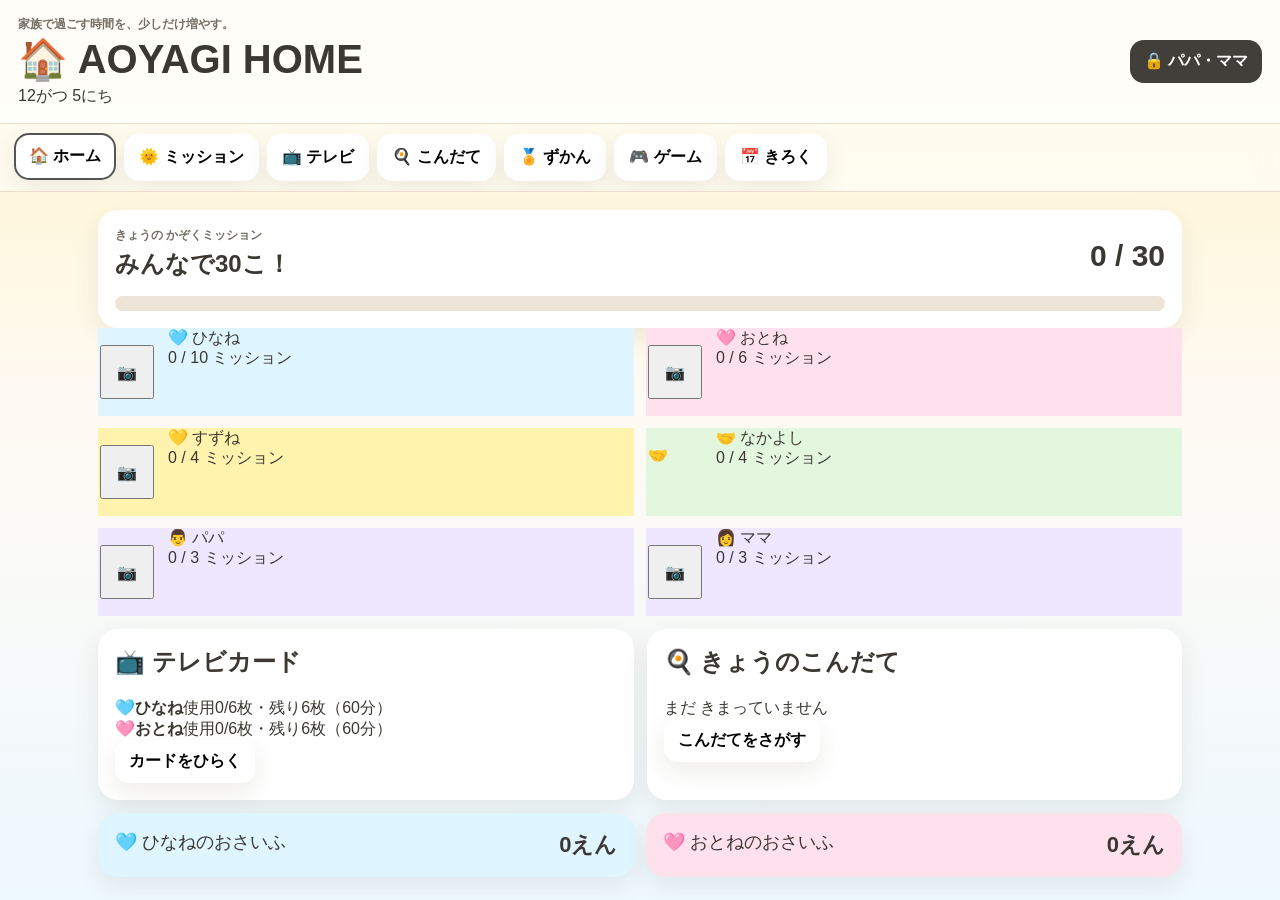
<file: index.html>
<!doctype html><html lang="ja"><head><meta charset="utf-8"><meta name="viewport" content="width=device-width,initial-scale=1,viewport-fit=cover"><meta name="theme-color" content="#fff4c8"><meta name="apple-mobile-web-app-capable" content="yes"><title>AOYAGI HOME Ver4.1</title><link rel="manifest" href="manifest.json"><link rel="apple-touch-icon" href="icon-192.png"><style>
:root{--ink:#3b3833;--muted:#756e64;--line:#eadfce;--shadow:0 9px 24px #4f3d2018;--blue:#dff5ff;--pink:#ffe1ed;--yellow:#fff3ad;--green:#e3f7df;--purple:#eee7ff}*{box-sizing:border-box}body{margin:0;font-family:-apple-system,BlinkMacSystemFont,"Hiragino Sans","Yu Gothic",sans-serif;color:var(--ink);background:linear-gradient(#fff4c8,#fffaf3 45%,#eef9ff);min-height:100vh}button,input,select{font:inherit}button{cursor:pointer}h1{font-size:clamp(25px,4vw,40px);margin:3px 0}h2,h3{margin-top:0}.tiny{font-size:12px;color:var(--muted);font-weight:800}.hidden{display:none!important}header{padding:16px 18px;display:flex;justify-content:space-between;align-items:center;background:#ffffffdc;border-bottom:1px solid var(--line)}.dark{border:0;border-radius:14px;background:#423e39;color:#fff;padding:11px 14px;font-weight:900}nav{display:flex;gap:8px;overflow-x:auto;padding:10px 14px;background:#fff9;position:sticky;top:0;z-index:20;backdrop-filter:blur(10px);border-bottom:1px solid var(--line)}.nav,.childtab{flex:0 0 auto;border:2px solid transparent;border-radius:15px;padding:11px 13px;background:#fff;box-shadow:var(--shadow);font-weight:900}.nav.active,.childtab.active{border-color:#555;transform:translateY(-1px)}main{max-width:1120px;margin:auto;padding:18px}.view{animation:fade .18s}@keyframes fade{from{opacity:.25;transform:translateY(4px)}}.card,.hero,.wallet,.psec{background:#fff;border-radius:20px;box-shadow:var(--shadow);padding:17px}.hero{display:grid;grid-template-columns:1fr auto;gap:12px;align-items:center}.hero h2{margin:4px 0}.bigcount{font-size:30px;font-weight:900}.bar{grid-column:1/-1;height:15px;background:#eee5d8;border-radius:999px;overflow:hidden}.fill{height:100%;width:0;background:linear-gradient(90deg,#6bc8ef,#ff9fc5,#efd45f,#81d083);transition:.3s}.homegrid{display:grid;grid-template-columns:1fr 1fr;gap:13px;margin-top:13px}.progressgrid{display:grid;grid-template-columns:repeat(3,1fr);gap:9px}.mini-progress{padding:11px;border-radius:14px;font-weight:900}.blue{background:var(--blue)}.pink{background:var(--pink)}.yellow{background:var(--yellow)}.green{background:var(--green)}.purple{background:var(--purple)}.roulette{background:linear-gradient(135deg,#fff7ba,#fff)}.roulette-result{min-height:72px;font-size:18px;font-weight:900;padding:10px;background:#fff9;border-radius:14px}.wallets{display:grid;grid-template-columns:1fr 1fr;gap:11px;margin-top:13px}.wallet{font-size:18px}.wallet strong{float:right;font-size:22px}.primary,.soft,.danger{border:0;border-radius:13px;padding:11px 14px;font-weight:900}.primary{background:#397ce7;color:#fff}.soft{background:#fff;box-shadow:var(--shadow)}.danger{background:#d74c4c;color:#fff}.wide{width:100%}.childtabs{display:flex;gap:9px;overflow-x:auto;margin-bottom:15px}.titlebar{display:flex;justify-content:space-between;align-items:center;gap:12px}.badge{background:#fff;padding:10px 14px;border-radius:15px;box-shadow:var(--shadow);font-weight:900}.missiongrid{display:grid;grid-template-columns:1fr 1fr;gap:11px}.mission{display:grid;grid-template-columns:49px 1fr 32px;gap:11px;align-items:center;min-height:92px;border:2px solid transparent;border-radius:19px;padding:14px;background:#fff;text-align:left;box-shadow:var(--shadow)}.mission.hinane{background:linear-gradient(135deg,#fff,#edfbff)}.mission.otone{background:linear-gradient(135deg,#fff,#fff0f6)}.mission.suzune{background:linear-gradient(135deg,#fff,#fff9d3)}.mission.family{background:linear-gradient(135deg,#fff,#effbea)}.mission.papa,.mission.mama{background:linear-gradient(135deg,#fff,#f4efff)}.mission.done{background:#dff6df;border-color:#67b96d;animation:pop .22s}@keyframes pop{50%{transform:scale(1.025)}}.mission.done .txt{text-decoration:line-through}.e{font-size:32px}.kind{display:block;font-size:12px;color:var(--muted);font-weight:800}.txt{font-size:17px;font-weight:900;line-height:1.35}.check{width:30px;height:30px;border:3px solid #d2c7b7;border-radius:50%;display:grid;place-items:center;font-weight:900}.mission.done .check{background:#67b96d;color:#fff;border-color:#67b96d}.actions{display:flex;gap:9px;flex-wrap:wrap;margin-top:15px}.tvselect{display:flex;gap:10px}.person{flex:1;border:3px solid transparent;border-radius:18px;padding:15px;font-weight:900}.person.active{border-color:#444}.timer{text-align:center;font-size:clamp(60px,14vw,112px);font-weight:900;letter-spacing:3px;margin:14px}.center{text-align:center}.tvactions{display:flex;justify-content:center;gap:9px;flex-wrap:wrap}.usagebar{height:13px;background:#eee;border-radius:999px;overflow:hidden}.usagebar>div{height:100%;background:#75bdeb}.formgrid{display:grid;grid-template-columns:1fr 1fr;gap:10px}label{display:block;font-weight:800;margin:9px 0}input,select{width:100%;padding:11px;border:2px solid #ddd2c2;border-radius:11px;margin-top:5px}.checks{display:flex;gap:14px;flex-wrap:wrap}.checks label{font-weight:700}.checks input{width:auto}.recipegrid{display:grid;grid-template-columns:repeat(3,1fr);gap:11px;margin:13px 0}.recipecard{background:#fff;border-radius:18px;padding:15px;box-shadow:var(--shadow)}.tag{display:inline-block;background:#f2ede4;border-radius:999px;padding:4px 7px;font-size:11px;margin:2px}.stampgrid{display:grid;grid-template-columns:repeat(5,1fr);gap:10px}.stampcard{background:#fff;border-radius:17px;padding:12px;text-align:center;box-shadow:var(--shadow);min-height:120px}.stampcard.locked{filter:grayscale(1);opacity:.38}.stampemoji{font-size:38px}.stampname{font-weight:900;font-size:13px}.stampcount{font-weight:900;color:#a46000}.stampcondition{font-size:10px;color:var(--muted);margin-top:4px}.game-menu{display:grid;grid-template-columns:repeat(4,1fr);gap:11px}.gamechoice{border:0;border-radius:18px;padding:16px;background:#fff;box-shadow:var(--shadow);font-size:34px}.gamechoice strong,.gamechoice span{display:block;font-size:15px}.gamechoice span{font-size:11px;color:var(--muted);margin-top:4px}.gamearea{margin-top:13px;min-height:370px;text-align:center;position:relative;overflow:hidden}.balloon{position:absolute;border:0;background:none;font-size:54px}.memorygrid{display:grid;grid-template-columns:repeat(4,1fr);gap:9px;max-width:560px;margin:auto}.memorycard{height:82px;border:0;border-radius:14px;background:#e8ddcd;font-size:35px}.reactionbox{height:235px;width:100%;border:0;border-radius:20px;background:#ddd;font-size:28px;font-weight:900}.reactionbox.ready{background:#86df83}.teacher-wrap{display:grid;grid-template-columns:1fr 1fr;gap:12px}.teacher-panel{padding:16px;border-radius:20px;min-height:280px}.choicegrid{display:grid;grid-template-columns:repeat(3,1fr);gap:9px}.colorchoice,.numberchoice,.targetchoice{border:3px solid transparent;border-radius:15px;padding:13px;font-weight:900;background:#fff;box-shadow:0 4px 12px #0001}.targetchoice{font-size:24px;min-height:68px}.targetchoice.wrong{animation:shake .25s}@keyframes shake{25%{transform:translateX(-5px)}75%{transform:translateX(5px)}}.calhead{display:flex;justify-content:center;align-items:center;gap:15px}.calhead button{border:0;background:#fff;border-radius:11px;padding:9px 13px;box-shadow:var(--shadow)}.week,.calendar{display:grid;grid-template-columns:repeat(7,1fr);gap:7px}.week span{text-align:center;font-size:12px;color:var(--muted);font-weight:800;padding:7px}.day{min-height:76px;border:0;border-radius:14px;background:#fff;box-shadow:0 5px 13px #4f3d2015;padding:8px;display:flex;flex-direction:column;align-items:flex-start}.day.blank{visibility:hidden}.day.today{outline:3px solid #74aef0}.day.full{background:#fff2a9}.day.some{background:#edf8ff}.marks{margin-top:auto}.popup{position:fixed;inset:0;background:#0008;display:grid;place-items:center;z-index:100;padding:20px}.popupcard{background:#fff;border-radius:24px;padding:25px;text-align:center;max-width:390px;width:100%;box-shadow:0 25px 80px #0006}.popupemoji{font-size:72px}dialog{border:0;border-radius:22px;width:min(760px,calc(100% - 20px));max-height:94vh;padding:0;box-shadow:0 20px 70px #0005}dialog::backdrop{background:#251f1a99}.dlg{padding:22px;overflow:auto;max-height:94vh}.close{float:right;border:0;border-radius:50%;width:36px;height:36px}.parent-tabs{display:flex;gap:7px;overflow-x:auto;margin:12px 0}.ptab{flex:0 0 auto;border:0;border-radius:12px;padding:9px;background:#eee;font-weight:900}.ptab.active{background:#397ce7;color:#fff}.psec{box-shadow:none;border:1px solid var(--line);margin-top:12px}.notice{background:#fff6cb;border-radius:13px;padding:11px;font-weight:800}.migration-result{white-space:pre-wrap;background:#f6f4ef;padding:12px;border-radius:12px;font-size:13px}.error{color:#c42d2d;font-weight:900}#confetti{position:fixed;inset:0;width:100%;height:100%;pointer-events:none;z-index:110}@media(max-width:820px){.homegrid,.missiongrid,.recipegrid,.game-menu{grid-template-columns:1fr}.progressgrid{grid-template-columns:1fr 1fr}.wallets,.formgrid,.teacher-wrap{grid-template-columns:1fr}.stampgrid{grid-template-columns:repeat(3,1fr)}.memorygrid{grid-template-columns:repeat(3,1fr)}}

/* Ver3.2 */
.profilegrid{grid-template-columns:repeat(2,minmax(0,1fr))!important}
.profilecard{cursor:pointer;width:100%}
.profilecard:hover{transform:translateY(-1px)}
.profilecard:active{transform:scale(.985)}
.profile-main{border:0;background:transparent;text-align:left;padding:0;width:100%;height:100%;cursor:pointer}
.chip-section{margin:16px 0;padding:14px;border:1px solid var(--line);border-radius:17px;background:#fffdf8}
.chip-head{display:flex;align-items:center;justify-content:space-between;gap:8px;margin-bottom:9px}
.chip-head h3{margin:0}
.chips{display:flex;flex-wrap:wrap;gap:8px}
.food-chip{border:2px solid #e4dacb;background:#fff;border-radius:999px;padding:9px 12px;font-weight:900}
.food-chip.selected{background:#3d7ee8;color:#fff;border-color:#3d7ee8}
.food-chip.editing{padding-right:7px}
.food-chip .delete-chip{margin-left:7px;border:0;border-radius:50%;background:#d84b4b;color:#fff;width:22px;height:22px;font-weight:900}
.chip-tools{display:flex;gap:6px}
.chip-tools button{border:0;border-radius:10px;padding:7px 9px;font-weight:900;background:#f0ebe4}
.free-food{width:100%;padding:12px;border:2px solid #ddd2c2;border-radius:12px}
.recipe-toolbar{display:flex;gap:10px;flex-wrap:wrap;margin-top:14px}
.recipe-result-note{font-size:13px;color:var(--muted);font-weight:800}
.family-recipe{border:3px solid #f1c95c;background:linear-gradient(135deg,#fffdf0,#fff)}
.recipe-modal{position:fixed;inset:0;background:#0008;display:grid;place-items:center;z-index:120;padding:18px}
.recipe-modal-card{background:#fff;border-radius:22px;padding:22px;width:min(600px,100%);max-height:90vh;overflow:auto}
.recipe-modal-card input,.recipe-modal-card textarea,.recipe-modal-card select{width:100%;padding:11px;border:2px solid #ddd2c2;border-radius:11px;margin:5px 0 11px}
.memory-options{display:flex;gap:10px;justify-content:center;flex-wrap:wrap;margin:15px 0}
.memory-level{border:2px solid #ddd2c2;background:#fff;border-radius:14px;padding:12px 15px;font-weight:900}
.memory-level.selected{background:#397ce7;color:#fff;border-color:#397ce7}
.memory-status{display:flex;justify-content:center;gap:18px;font-weight:900;margin:8px}
.memorygrid.pairs8{grid-template-columns:repeat(4,1fr)}
.memorygrid.pairs10{grid-template-columns:repeat(5,1fr)}
.memorycard.preview{background:#fff6c8}
@media(max-width:650px){
  .profilegrid{grid-template-columns:repeat(2,minmax(0,1fr))!important}
  .profilecard{grid-template-columns:52px 1fr;padding:10px;min-height:82px}
  .profilename{font-size:16px}
  .memorygrid.pairs10{grid-template-columns:repeat(4,1fr)}
}

/* Ver3.3 final fixes */
#homeProfiles.profilegrid{
  display:grid!important;
  grid-template-columns:repeat(2,minmax(0,1fr))!important;
  grid-auto-flow:row!important;
  gap:12px!important;
  width:100%!important;
}
#homeProfiles .profilecard{
  display:grid!important;
  grid-template-columns:68px minmax(0,1fr)!important;
  align-items:center!important;
  min-width:0!important;
}
.balloon-item{
  position:absolute!important;
  width:64px;height:64px;
  display:grid;place-items:center;
  border:0;background:transparent;
  font-size:50px;line-height:1;
  padding:0;
  filter:drop-shadow(0 4px 5px #0002);
  animation:balloonPopIn .13s ease-out;
  touch-action:manipulation;
}
.balloon-item.rare{animation:balloonPopIn .13s ease-out,rareGlow .65s ease-in-out infinite alternate}
.floating-score{
  position:absolute;z-index:4;
  font-size:25px;font-weight:1000;
  pointer-events:none;
  animation:scoreFly .55s ease-out forwards;
  text-shadow:0 2px 4px #fff;
}
@keyframes balloonPopIn{from{transform:scale(.3) rotate(-10deg);opacity:.1}to{transform:scale(1);opacity:1}}
@keyframes rareGlow{from{filter:drop-shadow(0 2px 4px #0002)}to{filter:drop-shadow(0 0 13px #ffd82e)}}
@keyframes scoreFly{from{transform:translateY(0) scale(.8);opacity:1}to{transform:translateY(-42px) scale(1.25);opacity:0}}
@media(max-width:650px){
  #homeProfiles.profilegrid{grid-template-columns:repeat(2,minmax(0,1fr))!important}
  #homeProfiles .profilecard{grid-template-columns:52px minmax(0,1fr)!important;padding:9px!important}
  #homeProfiles .profilephoto,#homeProfiles .photobutton{width:48px!important;height:48px!important}
  #homeProfiles .profilename{font-size:15px!important}
  #homeProfiles .profileprogress{font-size:12px!important}
}

/* Ver4 */
#homeProfiles .profilecard{
  grid-template-columns:58px minmax(0,1fr)!important;
  column-gap:12px!important;
  overflow:hidden!important;
  min-height:88px!important;
}
#homeProfiles .profilecard>div:first-child{width:58px;min-width:58px;display:flex;align-items:center;justify-content:center}
#homeProfiles .profilephoto,#homeProfiles .photobutton{width:54px!important;height:54px!important;min-width:54px!important}
#homeProfiles .profile-main{min-width:0!important;overflow:hidden!important}
#homeProfiles .profilename,#homeProfiles .profileprogress{white-space:normal!important;overflow-wrap:anywhere!important;line-height:1.25}
.game-player{display:flex;gap:10px;justify-content:center;margin:12px 0;flex-wrap:wrap}
.game-player button{border:2px solid #ddd2c2;background:#fff;border-radius:14px;padding:11px 17px;font-weight:900}
.game-player button.active{background:#397ce7;color:#fff;border-color:#397ce7}
.weekly-ranking{margin-top:14px}
.rank-columns{display:grid;grid-template-columns:1fr 1fr;gap:12px}
.rank-card{background:#fff;border-radius:16px;padding:13px;box-shadow:var(--shadow)}
.rank-card h3{margin:0 0 8px}
.rank-row{display:flex;justify-content:space-between;padding:7px 4px;border-bottom:1px solid #eee}
.rank-row:last-child{border-bottom:0}
@media(max-width:650px){
 #homeProfiles .profilecard{grid-template-columns:46px minmax(0,1fr)!important;column-gap:8px!important}
 #homeProfiles .profilecard>div:first-child{width:46px;min-width:46px}
 #homeProfiles .profilephoto,#homeProfiles .photobutton{width:44px!important;height:44px!important;min-width:44px!important}
 .rank-columns{grid-template-columns:1fr}
}
</style></head><body><canvas id="confetti"></canvas><header><div><div class="tiny">家族で過ごす時間を、少しだけ増やす。</div><h1>🏠 AOYAGI HOME</h1><div id="dateText"></div></div><button class="dark" id="parentBtn">🔒 パパ・ママ</button></header><nav><button class="nav active" data-view="home">🏠 ホーム</button><button class="nav" data-view="missions">🌞 ミッション</button><button class="nav" data-view="tv">📺 テレビ</button><button class="nav" data-view="menu">🍳 こんだて</button><button class="nav" data-view="stamps">🏅 ずかん</button><button class="nav" data-view="games">🎮 ゲーム</button><button class="nav" data-view="calendar">📅 きろく</button></nav><main>
<section id="home" class="view"><section class="hero"><div><div class="tiny">きょうの かぞくミッション</div><h2>みんなで30こ！</h2></div><div class="bigcount" id="familyTotal">0 / 30</div><div class="bar"><div class="fill" id="familyFill"></div></div></section>
<section class="profilegrid" id="homeProfiles"></section>
<div class="homegrid"><section class="card"><h2>📺 テレビカード</h2><div id="homeTv"></div><button class="soft" data-go="tv">カードをひらく</button></section><section class="card"><h2>🍳 きょうのこんだて</h2><div id="homeDinner">まだ きまっていません</div><button class="soft" data-go="menu">こんだてをさがす</button></section></div>
<section class="wallets"><div class="wallet blue">🩵 ひなねのおさいふ <strong id="walletH">0えん</strong></div><div class="wallet pink">🩷 おとねのおさいふ <strong id="walletO">0えん</strong></div></section>
<input class="hidden" type="file" accept="image/*" capture="user" id="photoInput"></section>
<section id="missions" class="view hidden"><div class="childtabs"><button class="childtab active" data-person="hinane">🩵ひなね <span id="ph"></span></button><button class="childtab" data-person="otone">🩷おとね <span id="po"></span></button><button class="childtab" data-person="suzune">💛すずね <span id="ps"></span></button><button class="childtab" data-person="family">🤝なかよし <span id="pf"></span></button><button class="childtab" data-person="papa">👨パパ <span id="pp"></span></button><button class="childtab" data-person="mama">👩ママ <span id="pm"></span></button></div><div class="titlebar"><div><div class="tiny">きょうのミッション</div><h2 id="missionTitle"></h2></div><div class="badge" id="missionBadge"></div></div><div class="missiongrid" id="missionGrid"></div><div class="actions"><button class="soft" id="reroll">🎲 えらびなおす</button><button class="soft" id="resetChecks">↩ チェックをもどす</button></div></section>
<section id="tv" class="view hidden"><section class="card"><h2>📺 テレビカード</h2><p class="tiny">キッチンタイマーを10分にセットして使ってね。1人1日6枚まで。</p><div class="tvselect"><button class="person blue" data-tv="hinane">🩵ひなね</button><button class="person pink" data-tv="otone">🩷おとね</button></div><div class="center" id="tvOwner">だれのカードか えらんでね</div><div class="tvcardactions"><button class="primary tvbig" id="tvUse">📺 10分カードを使う</button><button class="soft tvbig" id="tvReturn">↩ 1枚もどす</button></div></section><section class="card" style="margin-top:12px"><h2>きょうの利用状況</h2><div id="tvUsage"></div><h3 style="margin-top:16px">カード履歴</h3><div id="tvHistory"></div></section></section>
<section id="menu" class="view hidden">
<section class="card">
  <h2>🍳 わが家のレシピ帳</h2>
  <p class="tiny">食材や味をタップして候補を探します。選択肢はこの画面で追加・削除できます。</p>
  <div id="recipeSelectors"></div>
  <div class="chip-section">
    <div class="chip-head"><h3>✍️ 選択肢にない食材</h3></div>
    <input class="free-food" id="freeIngredients" placeholder="例：ちくわ、れんこん、さば缶">
  </div>
  <div class="recipe-toolbar">
    <button class="primary" id="recipeSearch">この条件で候補を探す</button>
    <button class="soft" id="clearRecipeFilters">選択をクリア</button>
  </div>
</section>
<section class="recipegrid" id="recipeResults"></section>
<section class="card" style="margin-top:14px">
  <h2>📌 わが家に保存したレシピ</h2>
  <div id="familyRecipes"></div>
</section>
<div class="recipe-modal hidden" id="recipeModal">
  <div class="recipe-modal-card">
    <h2>📌 わが家のレシピに追加</h2>
    <label>料理名<input id="customRecipeName" placeholder="例：ちくわの甘辛炒め"></label>
    <label>使う食材<input id="customRecipeIngredients" placeholder="例：ちくわ、豚肉、玉ねぎ"></label>
    <label>味付け<select id="customRecipeFlavor"></select></label>
    <label>主食<select id="customRecipeStaple"></select></label>
    <label>メモ<textarea id="customRecipeMemo" rows="3" placeholder="しょうゆ少なめ、キャベツ多め など"></textarea></label>
    <label>参考URL（任意）<input id="customRecipeUrl" type="url" placeholder="https://..."></label>
    <label>家族評価<select id="customRecipeRating"><option value="5">★★★★★</option><option value="4">★★★★</option><option value="3">★★★</option><option value="2">★★</option><option value="1">★</option></select></label>
    <div class="actions"><button class="primary" id="saveCustomRecipe">保存する</button><button class="soft" id="closeRecipeModal">閉じる</button></div>
  </div>
</div>
</section>
<section id="stamps" class="view hidden"><div class="titlebar"><div><div class="tiny">普通シールは何枚でも集まります</div><h2>🏅 スタンプずかん</h2></div><div class="badge" id="stampSummary"></div></div><div class="stampgrid" id="stampGrid"></div></section>
<section id="games" class="view hidden">
<div class="game-player"><strong>だれがあそぶ？</strong><button class="active" data-game-player="hinane">🩵ひなね</button><button data-game-player="otone">🩷おとね</button><button data-game-player="papa">👨パパ</button><button data-game-player="mama">👩ママ</button></div>
<div class="game-menu"><button class="gamechoice" data-game="balloon">🎈<strong>ふうせん</strong><span>20秒タップ</span></button><button class="gamechoice" data-game="memory">🧠<strong>えあわせ</strong><span>6ペア</span></button><button class="gamechoice" data-game="reaction">⚡<strong>はやおし</strong><span>秒で表示</span></button><button class="gamechoice" data-game="teacher">👭<strong>おねえちゃん先生</strong><span>色＋算数</span></button></div><section class="card gamearea" id="gameArea"><h2>🎮 ミニゲーム</h2><p>あそびたいゲームをえらんでね。</p></section><section class="card weekly-ranking" id="weeklyRanking"><h2>🏆 こんしゅうのTOP3</h2><div id="rankingBody"></div></section></section>
<section id="calendar" class="view hidden"><div class="calhead"><button id="prevMonth">◀</button><h2 id="monthTitle"></h2><button id="nextMonth">▶</button></div><div class="week"><span>にち</span><span>げつ</span><span>か</span><span>すい</span><span>もく</span><span>きん</span><span>ど</span></div><div class="calendar" id="calendarGrid"></div><section class="card" id="calendarDetail">ひづけをおすと、きろくがみられます。</section></section></main>
<div class="popup hidden" id="popup"><div class="popupcard"><div class="popupemoji" id="popupEmoji">⭐</div><h2 id="popupTitle"></h2><p id="popupText"></p><button class="primary" id="popupClose">OK</button></div></div><div class="popup hidden" id="usagePopup"><div class="popupcard"><div class="popupemoji">⏰</div><h2>こうたいの じかんだよ</h2><p>7ふん つかったよ。ほかの人にかわるか、画面をおしまいにしよう。</p><button class="primary" id="usageClose">わかった！</button></div></div>
<dialog id="parentDialog"><form method="dialog" class="dlg"><button class="close" value="cancel">✕</button><div id="loginPane"><h2>🔒 パパ・ママモード</h2><input id="pinInput" type="password" inputmode="numeric" maxlength="6" placeholder="あいことば"><button type="button" class="primary wide" id="loginBtn">はいる</button><p class="error" id="pinError"></p></div><div id="parentPane" class="hidden"><h2>⚙️ パパ・ママ設定</h2><div class="parent-tabs"><button type="button" class="ptab active" data-pview="familySet">家族</button><button type="button" class="ptab" data-pview="tvSet">テレビ</button><button type="button" class="ptab" data-pview="growthSet">成長</button><button type="button" class="ptab" data-pview="dataSet">データ</button><button type="button" class="ptab" data-pview="pinSet">PIN</button></div><section id="familySet" class="pview psec"><h3>👨‍👩‍👧 家族設定</h3><div class="formgrid"><label>ひなね 年齢<input id="ageH" type="number" min="0" max="18"></label><label>ひなね 学年<select id="gradeH"><option value="pre">未就学</option><option value="1">小学1年</option><option value="2">小学2年</option><option value="3">小学3年以上</option></select></label><label>おとね 年齢<input id="ageO" type="number" min="0" max="18"></label><label>おとね 段階<select id="gradeO"><option value="pre">未就学</option><option value="1">小学1年</option><option value="2">小学2年以上</option></select></label><label>すずね 年齢<input id="ageS" type="number" min="0" max="18"></label><label>ミッション更新時刻<select id="resetHour"><option value="0">0時</option><option value="5">朝5時</option></select></label></div><button type="button" class="primary" id="saveFamily">保存</button><hr><h3>📷 今日の写真</h3><p class="tiny">撮り直したい人だけ写真を消してください。通常画面では1日1回だけ撮れます。</p><div class="photo-parent-grid" id="photoParentControls"></div></section><section id="tvSet" class="pview psec hidden"><h3>📺 テレビ設定</h3><label>カード1枚<select id="cardMinutes"><option value="10">10分</option></select></label><label>1日の上限<select id="dailyCards"><option value="6">6枚（60分）</option></select></label><label><input id="soundEnabled" type="checkbox">音・読み上げを使う</label><label><input id="usageReminder" type="checkbox">5分で交代を知らせる</label><button type="button" class="primary" id="saveTvSet">保存</button></section><section id="growthSet" class="pview psec hidden"><h3>🌱 成長データ</h3><div id="growthInfo"></div><p class="tiny">「おねえちゃん先生」の20問連続正解は子ども画面には表示されません。間違えると0に戻ります。</p></section><section id="dataSet" class="pview psec hidden"><h3>💾 データ管理</h3><div class="notice">データ移行・バックアップ・初期化は、この画面からだけ実行できます。</div><button type="button" class="primary wide" id="detectOld" style="margin-top:10px">旧バージョンのデータを調べる</button><div class="migration-result" id="migrationResult">まだ調べていません。</div><button type="button" class="primary wide" id="migrateOld">見つかった旧データを引き継ぐ</button><button type="button" class="soft wide" id="exportData" style="margin-top:10px">バックアップを書き出す</button><label>バックアップを復元<input type="file" id="importFile" accept="application/json"></label><button type="button" class="danger wide" id="resetAll">すべてのデータを初期化</button></section><section id="pinSet" class="pview psec hidden"><h3>🔐 PIN変更</h3><input id="newPin" type="password" inputmode="numeric" maxlength="6" placeholder="新しいPIN（4〜6桁）"><button type="button" class="primary" id="savePin">変更する</button></section><section class="psec"><h3>💰 おさいふ</h3><select id="spendPerson"><option value="hinane">ひなね</option><option value="otone">おとね</option></select><input id="spendAmount" type="number" min="0" step="10" placeholder="つかった金額"><button type="button" class="primary" id="spendBtn">へらす</button></section></div></form></dialog>
<script>
const $=id=>document.getElementById(id),pad=n=>String(n).padStart(2,'0'),now=()=>new Date(),dateKey=d=>`${d.getFullYear()}-${pad(d.getMonth()+1)}-${pad(d.getDate())}`,TODAY=()=>dateKey(now());
const read=(k,f)=>{try{return JSON.parse(localStorage.getItem(k))??f}catch{return f}},write=(k,v)=>localStorage.setItem(k,JSON.stringify(v)),shuffle=a=>{let x=[...a];for(let i=x.length-1;i>0;i--){let j=Math.floor(Math.random()*(i+1));[x[i],x[j]]=[x[j],x[i]]}return x};
const KEY={settings:'ah3_settings',profiles:'ah3_profiles',wallet:c=>`ah3_wallet_${c}`,tasks:(p,d=TODAY())=>`ah3_tasks_${d}_${p}`,done:(p,d=TODAY())=>`ah3_done_${d}_${p}`,reward:(p,d=TODAY())=>`ah3_reward_${d}_${p}`,roulette:d=>`ah3_roulette_${d||TODAY()}`,tv:d=>`ah3_tv_${d||TODAY()}`,dinner:d=>`ah3_dinner_${d||TODAY()}`,history:'ah3_history',stamps:'ah3_stamps',stats:'ah3_stats',favorites:'ah3_favorites',teacher:'ah3_teacher',pin:'ah3_pin',photo:(p,d=TODAY())=>`ah3_photo_${d}_${p}`,recipeOptions:'ah32_recipe_options',familyRecipes:'ah32_family_recipes',gameScores:'ah4_game_scores'};
const defaults={settings:{cardMinutes:10,dailyCards:6,sound:true,usageReminder:true,resetHour:5},profiles:{hinane:{age:7,grade:'1'},otone:{age:4,grade:'pre'},suzune:{age:0,grade:'pre'}},stats:{missions:0,fullDays:0,family:0,papa:0,mama:0,cooking:0,games:0,tv:0},teacher:{olderLevel:1,youngerLevel:1,olderStreak:0,youngerStreak:0}};
function cfg(){return {...defaults.settings,...read(KEY.settings,{})}}function profiles(){return {...defaults.profiles,...read(KEY.profiles,{})}}function stats(){return {...defaults.stats,...read(KEY.stats,{})}}function teacher(){return {...defaults.teacher,...read(KEY.teacher,{})}}
const PERSON={hinane:{name:'ひなね',emoji:'🩵',goal:10},otone:{name:'おとね',emoji:'🩷',goal:6},suzune:{name:'すずね',emoji:'💛',goal:4},family:{name:'なかよし',emoji:'🤝',goal:4},papa:{name:'パパ',emoji:'👨',goal:3},mama:{name:'ママ',emoji:'👩',goal:3}};
const POOLS={hinane:{fixed:[['📚','がっこうの しゅくだいを する','まいにち'],['🧺','せんたくものを とりいれる','まいにち'],['🪥','はみがきを する','まいにち']],common:[['📖','ほんを 10ぷん よむ','べんきょう'],['✏️','もじを 5もじ かく','べんきょう'],['🔢','けいさんを 5もん とく','べんきょう'],['🧹','へやを 5ふん そうじする','おてつだい'],['👕','せんたくものを たたむ','おてつだい'],['🍚','ごはんを ならべる','おてつだい'],['🥢','おはしを ならべる','おてつだい'],['🧽','テーブルを ふく','おてつだい'],['👟','くつを そろえる','おてつだい'],['🗑️','ごみを あつめる','おてつだい'],['🧸','おもちゃを かたづける','おてつだい'],['🧴','みずとうを あらいばへ もっていく','おてつだい'],['😊','きょうのことを おはなしする','かぞく'],['💌','ありがとうを いう','やさしいこと'],['👶','すずねと あそぶ','やさしいこと'],['📖','おとねに えほんを よむ','やさしいこと'],['🎨','えを 1まい かく','つくる'],['✂️','こうさくを する','つくる'],['🤸','ストレッチを する','からだ'],['🕺','すきな うたで おどる','からだ'],['🛏️','あしたの じゅんびを する','せいかつ'],['🎒','ランドセルを せいりする','せいかつ'],['🍳','おりょうりを てつだう','おりょうり'],['🔪','おとなと しょくざいを きる','おりょうり'],['🥣','ざいりょうを まぜる','おりょうり'],['🥚','たまごを わる','おりょうり'],['🍙','おにぎりを にぎる','おりょうり'],['🥗','もりつけを する','おりょうり'],['🥬','やさいを あらう','おりょうり'],['🍚','ごはんを よそう','おりょうり']]},otone:{fixed:[['🪥','はみがきを する','まいにち'],['🧸','おもちゃを かたづける','まいにち'],['😊','きょうのことを おはなしする','かぞく']],common:[['📖','えほんを 1さつ みる','おうち'],['🎨','おえかきを する','おうち'],['🖍️','ぬりえを する','おうち'],['🎵','すきな うたを うたう','おうち'],['💃','うたに あわせて おどる','おうち'],['🐰','ジャンプを 5かい する','おうち'],['🧩','パズルを する','おうち'],['🧱','つみきを つむ','おうち'],['🧸','ぬいぐるみを ならべる','おうち'],['🔴','あかいものを 3こ さがす','おうち'],['👏','てあそびを する','おうち'],['🥄','スプーンを ならべる','おてつだい'],['👟','くつを そろえる','おてつだい'],['🧻','タオルを たたむ','おてつだい'],['🥤','コップを はこぶ','おてつだい'],['👚','パジャマを じぶんで だす','せいかつ'],['🧼','てを きれいに あらう','せいかつ'],['🤗','かぞくに ぎゅっとする','やさしいこと'],['👋','げんきに あいさつする','やさしいこと'],['👶','すずねに おはなしする','やさしいこと'],['💌','ありがとうを いう','やさしいこと'],['👏','ほいくえんで がんばったことを いう','かぞく'],['😂','かぞくを わらわせる','かぞく'],['🌙','おやすみを いう','せいかつ']]},suzune:{fixed:[],common:[['😊','わらったよ！','すずね'],['😭','ないたよ！','すずね'],['🍼','ミルクを のんだよ！','すずね'],['🍚','ごはんを たべたよ！','すずね'],['😴','おひるね したよ！','すずね'],['👏','おててを ぱちぱち したよ！','すずね'],['👋','ばいばい したよ！','すずね'],['🗣️','こえを だしたよ！','すずね'],['🧸','おもちゃで あそんだよ！','すずね'],['🧍','つかまりだちを したよ！','すずね'],['🤗','おねえちゃんに だっこされたよ！','すずね'],['🎵','おうたを きいたよ！','すずね']]},family:{fixed:[],common:[['🤝','ひなねと おとねで ハイタッチ','しまい'],['📚','いっしょに えほんを よむ','しまい'],['🎨','いっしょに おえかきする','しまい'],['🧸','いっしょに おもちゃを かたづける','しまい'],['💃','いっしょに おどる','しまい'],['🎵','いっしょに うたを うたう','しまい'],['👶','すずねを いっしょに わらわせる','しまい'],['💌','おたがいに ありがとうを いう','しまい'],['🤣','へんなかお たいけつ','しまい'],['🧩','いっしょに パズルを する','しまい'],['🧺','いっしょに せんたくものを たたむ','しまい'],['🎭','まねっこゲームを する','しまい'],['🤗','かぞくみんなで ぎゅっとする','かぞく'],['📸','かぞくみんなで にっこりする','かぞく'],['👏','みんなの いいところを いう','かぞく'],['🍽️','ごはんの じゅんびを いっしょにする','かぞく'],['🎲','かぞくで じゃんけんを する','かぞく'],['😊','きょう たのしかったことを みんなでいう','かぞく'],['🧘','みんなで ストレッチを する','かぞく'],['🎵','かぞくで 1きょく うたう','かぞく']]},papa:{fixed:[],common:[['📖','こどもに えほんを よむ','かかわり'],['🤗','こどもを ぎゅっとする','かかわり'],['😊','きょう たのしかったことを きく','かかわり'],['👏','こどもを 3かい ほめる','かかわり'],['🎮','ミニゲームを いっしょに あそぶ','かかわり'],['🍳','ひなねと おりょうりする','かかわり'],['🧩','パズルを いっしょにする','かかわり'],['🎵','こどもと うたう','かかわり'],['💃','こどもと おどる','かかわり'],['🛁','おふろで おはなしする','かかわり'],['✋','こどもと ハイタッチする','かかわり'],['👶','すずねを あやす','かかわり'],['🎨','おえかきを いっしょにする','かかわり'],['🤣','こどもを わらわせる','かかわり'],['💌','がんばったことを ひとつ つたえる','かかわり']]},mama:{fixed:[],common:[['📖','こどもに えほんを よむ','かかわり'],['🤗','こどもを ぎゅっとする','かかわり'],['😊','きょうの おはなしを きく','かかわり'],['👏','こどもを 3かい ほめる','かかわり'],['🍳','こどもと おりょうりする','かかわり'],['🎨','いっしょに おえかきする','かかわり'],['🎵','こどもと うたう','かかわり'],['💃','こどもと おどる','かかわり'],['🧸','ごっこあそびを する','かかわり'],['💇','かみを とかしてあげる','かかわり'],['👶','すずねと いっしょに あそぶ','かかわり'],['🤣','いっしょに わらう','かかわり'],['🌙','ねるまえに おはなしする','かかわり'],['✋','こどもと ハイタッチする','かかわり'],['💌','だいすきを つたえる','かかわり']]}};
const STAGE_POOLS={hinane:{pre:[['🔢','かずを 10まで かぞえる','べんきょう'],['🔤','ひらがなを 3もじ よむ','べんきょう']],1:[['🔢','たしざんを 5もん とく','べんきょう'],['🕐','とけいを よむ','べんきょう'],['📣','おんどくを する','べんきょう']],2:[['✖️','九九を 1だん いう','べんきょう'],['🕐','じこくと じかんの もんだい','べんきょう'],['📝','かんじを 5もじ かく','べんきょう']],3:[['📐','ながさを はかる','べんきょう'],['🧠','文章もんだいを 1もん','べんきょう'],['📓','じぶんで 学習を 10ぷん','べんきょう']]},otone:{pre:[['🔢','1から10まで かぞえる','おうち'],['🔷','まる・さんかく・しかくを さがす','おうち'],['🔤','じぶんの なまえの もじを さがす','おうち']],1:[['🔢','たしざんを 3もん とく','べんきょう'],['📖','おんどくを する','べんきょう'],['✏️','ひらがなを 5もじ かく','べんきょう']],2:[['✖️','九九を 1だん いう','べんきょう'],['📝','かんじを 3もじ かく','べんきょう'],['🕐','とけいを よむ','べんきょう']]}};function makeTasks(p){let q=POOLS[p],pool=[...q.common];if(p==='hinane'||p==='otone'){let pr=profiles()[p],stage=String(pr.grade||'pre');pool.push(...(STAGE_POOLS[p][stage]||STAGE_POOLS[p].pre))}let n=PERSON[p].goal-q.fixed.length;return [...q.fixed,...shuffle(pool).slice(0,n)].map((x,i)=>({id:`${p}_${i}`,emoji:x[0],text:x[1],kind:x[2]}))}function tasks(p,d=TODAY()){let x=read(KEY.tasks(p,d),null);if(!x&&d===TODAY()){x=makeTasks(p);write(KEY.tasks(p,d),x)}return x||[]}function doneSet(p,d=TODAY()){return new Set(read(KEY.done(p,d),[]))}function progress(p,d=TODAY()){return doneSet(p,d).size}function total(d=TODAY()){return Object.keys(PERSON).reduce((s,p)=>s+progress(p,d),0)}function wallet(p){return read(KEY.wallet(p),0)}
const messages=['きょうも ひとつ、いっしょに やってみよう！','だれかを えがおに できるかな？','できたことを みんなで ほめよう！','きょうの おはなしを きかせてね。','いっしょにすると、もっとたのしい！','ありがとうを ひとつ みつけよう。','きょうも 家族で にこにこ。'];
const roulette=[['🎮','ミニゲームデー','家族でミニゲームを1回しよう'],['🤝','なかよしデー','なかよしミッションを先にやってみよう'],['🍳','シェフデー','ひなねのお料理を応援しよう'],['📚','おはなしデー','今日のことをみんなで話そう'],['🎵','うたデー','家の中で1曲うたおう'],['🧹','おたすけデー','家のお手伝いをひとつ増やそう'],['👶','すずねデー','みんなですずねを笑わせよう'],['🎨','おえかきデー','家族で何か描いてみよう']];
const recipeDatabase=[{"name":"豚肉と玉ねぎの甘辛炒め丼","main":"豚肉","vegs":["玉ねぎ"],"staple":"ごはん","season":"指定なし","flavor":"甘辛","ingredients":["豚肉","玉ねぎ"],"steps":"具材を炒め、しょうゆ・みりん・砂糖をからめる。"},{"name":"豚肉とにんじんの味噌煮","main":"豚肉","vegs":["にんじん"],"staple":"指定なし","season":"夏","flavor":"味噌","ingredients":["豚肉","にんじん"],"steps":"具材を炒め、味噌・みりん・砂糖で味を整える。"},{"name":"豚肉の香ばししょうゆ焼き","main":"豚肉","vegs":["キャベツ"],"staple":"麺","season":"冬","flavor":"しょうゆ","ingredients":["豚肉","キャベツ"],"steps":"具材を焼き、しょうゆとだしで香ばしく仕上げる。"},{"name":"豚肉と小松菜の塩炒め","main":"豚肉","vegs":["小松菜"],"staple":"ごはん","season":"春","flavor":"塩","ingredients":["豚肉","小松菜"],"steps":"具材を炒め、塩と鶏がらスープで整える。"},{"name":"豚肉とほうれん草のさっぱり和え","main":"豚肉","vegs":["ほうれん草"],"staple":"指定なし","season":"秋","flavor":"ポン酢","ingredients":["豚肉","ほうれん草"],"steps":"具材を蒸し焼きにして、仕上げにポン酢をかける。"},{"name":"豚肉とレタスのトマト煮","main":"豚肉","vegs":["レタス"],"staple":"麺","season":"指定なし","flavor":"ケチャップ","ingredients":["豚肉","レタス"],"steps":"具材を炒め、ケチャップと少量のソースで仕上げる。"},{"name":"豚肉とじゃがいものカレー炒め","main":"豚肉","vegs":["じゃがいも"],"staple":"ごはん","season":"夏","flavor":"カレー","ingredients":["豚肉","じゃがいも"],"steps":"具材を炒め、カレー粉またはルウで味付けする。"},{"name":"豚肉とピーマンのとろみ煮","main":"豚肉","vegs":["ピーマン"],"staple":"指定なし","season":"冬","flavor":"中華","ingredients":["豚肉","ピーマン"],"steps":"具材を炒め、鶏がらスープとオイスターソースで仕上げる。"},{"name":"豚肉のミルクスープ","main":"豚肉","vegs":["トマト"],"staple":"麺","season":"春","flavor":"クリーム","ingredients":["豚肉","トマト"],"steps":"具材を炒め、牛乳とコンソメで軽く煮込む。"},{"name":"鶏肉と玉ねぎの塩スープ","main":"鶏肉","vegs":["玉ねぎ"],"staple":"指定なし","season":"冬","flavor":"塩","ingredients":["鶏肉","玉ねぎ"],"steps":"具材を炒め、塩と鶏がらスープで整える。"},{"name":"鶏肉のおろしポン酢","main":"鶏肉","vegs":["にんじん"],"staple":"麺","season":"春","flavor":"ポン酢","ingredients":["鶏肉","にんじん"],"steps":"具材を蒸し焼きにして、仕上げにポン酢をかける。"},{"name":"鶏肉とキャベツのケチャップ炒め","main":"鶏肉","vegs":["キャベツ"],"staple":"ごはん","season":"秋","flavor":"ケチャップ","ingredients":["鶏肉","キャベツ"],"steps":"具材を炒め、ケチャップと少量のソースで仕上げる。"},{"name":"鶏肉のカレー煮","main":"鶏肉","vegs":["小松菜"],"staple":"指定なし","season":"指定なし","flavor":"カレー","ingredients":["鶏肉","小松菜"],"steps":"具材を炒め、カレー粉またはルウで味付けする。"},{"name":"鶏肉の中華そぼろ","main":"鶏肉","vegs":["ほうれん草"],"staple":"麺","season":"夏","flavor":"中華","ingredients":["鶏肉","ほうれん草"],"steps":"具材を炒め、鶏がらスープとオイスターソースで仕上げる。"},{"name":"鶏肉とレタスのクリーム煮","main":"鶏肉","vegs":["レタス"],"staple":"ごはん","season":"冬","flavor":"クリーム","ingredients":["鶏肉","レタス"],"steps":"具材を炒め、牛乳とコンソメで軽く煮込む。"},{"name":"鶏肉とじゃがいものレモン風味","main":"鶏肉","vegs":["じゃがいも"],"staple":"指定なし","season":"春","flavor":"さっぱり","ingredients":["鶏肉","じゃがいも"],"steps":"具材を蒸し焼きにし、酢やレモンでさっぱり仕上げる。"},{"name":"鶏肉の濃厚煮込み","main":"鶏肉","vegs":["ピーマン"],"staple":"麺","season":"秋","flavor":"こってり","ingredients":["鶏肉","ピーマン"],"steps":"具材をしっかり焼き、チーズや濃いめのたれで仕上げる。"},{"name":"鶏肉とトマトのソース炒め","main":"鶏肉","vegs":["トマト"],"staple":"ごはん","season":"指定なし","flavor":"ソース","ingredients":["鶏肉","トマト"],"steps":"具材を炒め、ソースをからめて香ばしく仕上げる。"},{"name":"牛肉と玉ねぎのドライカレー","main":"牛肉","vegs":["玉ねぎ"],"staple":"麺","season":"秋","flavor":"カレー","ingredients":["牛肉","玉ねぎ"],"steps":"具材を炒め、カレー粉またはルウで味付けする。"},{"name":"牛肉とにんじんの中華炒め","main":"牛肉","vegs":["にんじん"],"staple":"ごはん","season":"指定なし","flavor":"中華","ingredients":["牛肉","にんじん"],"steps":"具材を炒め、鶏がらスープとオイスターソースで仕上げる。"},{"name":"牛肉とキャベツのグラタン風","main":"牛肉","vegs":["キャベツ"],"staple":"指定なし","season":"夏","flavor":"クリーム","ingredients":["牛肉","キャベツ"],"steps":"具材を炒め、牛乳とコンソメで軽く煮込む。"},{"name":"牛肉の南蛮漬け風","main":"牛肉","vegs":["小松菜"],"staple":"麺","season":"冬","flavor":"さっぱり","ingredients":["牛肉","小松菜"],"steps":"具材を蒸し焼きにし、酢やレモンでさっぱり仕上げる。"},{"name":"牛肉とほうれん草のこってり炒め","main":"牛肉","vegs":["ほうれん草"],"staple":"ごはん","season":"春","flavor":"こってり","ingredients":["牛肉","ほうれん草"],"steps":"具材をしっかり焼き、チーズや濃いめのたれで仕上げる。"},{"name":"牛肉のお好み焼き風","main":"牛肉","vegs":["レタス"],"staple":"指定なし","season":"秋","flavor":"ソース","ingredients":["牛肉","レタス"],"steps":"具材を炒め、ソースをからめて香ばしく仕上げる。"},{"name":"牛肉の甘辛そぼろ","main":"牛肉","vegs":["じゃがいも"],"staple":"麺","season":"指定なし","flavor":"甘辛","ingredients":["牛肉","じゃがいも"],"steps":"具材を炒め、しょうゆ・みりん・砂糖をからめる。"},{"name":"牛肉とピーマンの味噌炒め","main":"牛肉","vegs":["ピーマン"],"staple":"ごはん","season":"夏","flavor":"味噌","ingredients":["牛肉","ピーマン"],"steps":"具材を炒め、味噌・みりん・砂糖で味を整える。"},{"name":"牛肉とトマトの和風煮","main":"牛肉","vegs":["トマト"],"staple":"指定なし","season":"冬","flavor":"しょうゆ","ingredients":["牛肉","トマト"],"steps":"具材を焼き、しょうゆとだしで香ばしく仕上げる。"},{"name":"ひき肉と玉ねぎのさっぱり蒸し","main":"ひき肉","vegs":["玉ねぎ"],"staple":"ごはん","season":"夏","flavor":"さっぱり","ingredients":["ひき肉","玉ねぎ"],"steps":"具材を蒸し焼きにし、酢やレモンでさっぱり仕上げる。"},{"name":"ひき肉とにんじんのチーズ焼き","main":"ひき肉","vegs":["にんじん"],"staple":"指定なし","season":"冬","flavor":"こってり","ingredients":["ひき肉","にんじん"],"steps":"具材をしっかり焼き、チーズや濃いめのたれで仕上げる。"},{"name":"ひき肉とキャベツの焼きそば風","main":"ひき肉","vegs":["キャベツ"],"staple":"麺","season":"春","flavor":"ソース","ingredients":["ひき肉","キャベツ"],"steps":"具材を炒め、ソースをからめて香ばしく仕上げる。"},{"name":"ひき肉と小松菜の甘辛炒め","main":"ひき肉","vegs":["小松菜"],"staple":"ごはん","season":"秋","flavor":"甘辛","ingredients":["ひき肉","小松菜"],"steps":"具材を炒め、しょうゆ・みりん・砂糖をからめる。"},{"name":"ひき肉とほうれん草の味噌煮","main":"ひき肉","vegs":["ほうれん草"],"staple":"指定なし","season":"指定なし","flavor":"味噌","ingredients":["ひき肉","ほうれん草"],"steps":"具材を炒め、味噌・みりん・砂糖で味を整える。"},{"name":"ひき肉の香ばししょうゆ焼き","main":"ひき肉","vegs":["レタス"],"staple":"麺","season":"夏","flavor":"しょうゆ","ingredients":["ひき肉","レタス"],"steps":"具材を焼き、しょうゆとだしで香ばしく仕上げる。"},{"name":"ひき肉とじゃがいもの塩炒め","main":"ひき肉","vegs":["じゃがいも"],"staple":"ごはん","season":"冬","flavor":"塩","ingredients":["ひき肉","じゃがいも"],"steps":"具材を炒め、塩と鶏がらスープで整える。"},{"name":"ひき肉とピーマンのさっぱり和え","main":"ひき肉","vegs":["ピーマン"],"staple":"指定なし","season":"春","flavor":"ポン酢","ingredients":["ひき肉","ピーマン"],"steps":"具材を蒸し焼きにして、仕上げにポン酢をかける。"},{"name":"ひき肉とトマトのトマト煮","main":"ひき肉","vegs":["トマト"],"staple":"麺","season":"秋","flavor":"ケチャップ","ingredients":["ひき肉","トマト"],"steps":"具材を炒め、ケチャップと少量のソースで仕上げる。"},{"name":"ソーセージと玉ねぎの照り焼き","main":"ソーセージ","vegs":["玉ねぎ"],"staple":"指定なし","season":"春","flavor":"甘辛","ingredients":["ソーセージ","玉ねぎ"],"steps":"具材を炒め、しょうゆ・みりん・砂糖をからめる。"},{"name":"ソーセージの味噌そぼろ","main":"ソーセージ","vegs":["にんじん"],"staple":"麺","season":"秋","flavor":"味噌","ingredients":["ソーセージ","にんじん"],"steps":"具材を炒め、味噌・みりん・砂糖で味を整える。"},{"name":"ソーセージとキャベツのしょうゆ炒め","main":"ソーセージ","vegs":["キャベツ"],"staple":"ごはん","season":"指定なし","flavor":"しょうゆ","ingredients":["ソーセージ","キャベツ"],"steps":"具材を焼き、しょうゆとだしで香ばしく仕上げる。"},{"name":"ソーセージと小松菜の塩スープ","main":"ソーセージ","vegs":["小松菜"],"staple":"指定なし","season":"夏","flavor":"塩","ingredients":["ソーセージ","小松菜"],"steps":"具材を炒め、塩と鶏がらスープで整える。"},{"name":"ソーセージのおろしポン酢","main":"ソーセージ","vegs":["ほうれん草"],"staple":"麺","season":"冬","flavor":"ポン酢","ingredients":["ソーセージ","ほうれん草"],"steps":"具材を蒸し焼きにして、仕上げにポン酢をかける。"},{"name":"ソーセージとレタスのケチャップ炒め","main":"ソーセージ","vegs":["レタス"],"staple":"ごはん","season":"春","flavor":"ケチャップ","ingredients":["ソーセージ","レタス"],"steps":"具材を炒め、ケチャップと少量のソースで仕上げる。"},{"name":"ソーセージのカレー煮","main":"ソーセージ","vegs":["じゃがいも"],"staple":"指定なし","season":"秋","flavor":"カレー","ingredients":["ソーセージ","じゃがいも"],"steps":"具材を炒め、カレー粉またはルウで味付けする。"},{"name":"ソーセージの中華そぼろ","main":"ソーセージ","vegs":["ピーマン"],"staple":"麺","season":"指定なし","flavor":"中華","ingredients":["ソーセージ","ピーマン"],"steps":"具材を炒め、鶏がらスープとオイスターソースで仕上げる。"},{"name":"ソーセージとトマトのクリーム煮丼","main":"ソーセージ","vegs":["トマト"],"staple":"ごはん","season":"夏","flavor":"クリーム","ingredients":["ソーセージ","トマト"],"steps":"具材を炒め、牛乳とコンソメで軽く煮込む。"},{"name":"ベーコンの塩焼き","main":"ベーコン","vegs":["玉ねぎ"],"staple":"麺","season":"指定なし","flavor":"塩","ingredients":["ベーコン","玉ねぎ"],"steps":"具材を炒め、塩と鶏がらスープで整える。"},{"name":"ベーコンとにんじんのポン酢蒸し","main":"ベーコン","vegs":["にんじん"],"staple":"ごはん","season":"夏","flavor":"ポン酢","ingredients":["ベーコン","にんじん"],"steps":"具材を蒸し焼きにして、仕上げにポン酢をかける。"},{"name":"ベーコンのナポリタン風","main":"ベーコン","vegs":["キャベツ"],"staple":"指定なし","season":"冬","flavor":"ケチャップ","ingredients":["ベーコン","キャベツ"],"steps":"具材を炒め、ケチャップと少量のソースで仕上げる。"},{"name":"ベーコンと小松菜のドライカレー","main":"ベーコン","vegs":["小松菜"],"staple":"麺","season":"春","flavor":"カレー","ingredients":["ベーコン","小松菜"],"steps":"具材を炒め、カレー粉またはルウで味付けする。"},{"name":"ベーコンとほうれん草の中華炒め","main":"ベーコン","vegs":["ほうれん草"],"staple":"ごはん","season":"秋","flavor":"中華","ingredients":["ベーコン","ほうれん草"],"steps":"具材を炒め、鶏がらスープとオイスターソースで仕上げる。"},{"name":"ベーコンとレタスのグラタン風","main":"ベーコン","vegs":["レタス"],"staple":"指定なし","season":"指定なし","flavor":"クリーム","ingredients":["ベーコン","レタス"],"steps":"具材を炒め、牛乳とコンソメで軽く煮込む。"},{"name":"ベーコンの南蛮漬け風","main":"ベーコン","vegs":["じゃがいも"],"staple":"麺","season":"夏","flavor":"さっぱり","ingredients":["ベーコン","じゃがいも"],"steps":"具材を蒸し焼きにし、酢やレモンでさっぱり仕上げる。"},{"name":"ベーコンとピーマンのこってり炒め丼","main":"ベーコン","vegs":["ピーマン"],"staple":"ごはん","season":"冬","flavor":"こってり","ingredients":["ベーコン","ピーマン"],"steps":"具材をしっかり焼き、チーズや濃いめのたれで仕上げる。"},{"name":"ベーコンのお好み焼き風","main":"ベーコン","vegs":["トマト"],"staple":"指定なし","season":"春","flavor":"ソース","ingredients":["ベーコン","トマト"],"steps":"具材を炒め、ソースをからめて香ばしく仕上げる。"},{"name":"魚と玉ねぎのカレー炒め","main":"魚","vegs":["玉ねぎ"],"staple":"ごはん","season":"冬","flavor":"カレー","ingredients":["魚","玉ねぎ"],"steps":"具材を炒め、カレー粉またはルウで味付けする。"},{"name":"魚とにんじんのとろみ煮","main":"魚","vegs":["にんじん"],"staple":"指定なし","season":"春","flavor":"中華","ingredients":["魚","にんじん"],"steps":"具材を炒め、鶏がらスープとオイスターソースで仕上げる。"},{"name":"魚のミルクスープ","main":"魚","vegs":["キャベツ"],"staple":"麺","season":"秋","flavor":"クリーム","ingredients":["魚","キャベツ"],"steps":"具材を炒め、牛乳とコンソメで軽く煮込む。"},{"name":"魚と小松菜のさっぱり蒸し","main":"魚","vegs":["小松菜"],"staple":"ごはん","season":"指定なし","flavor":"さっぱり","ingredients":["魚","小松菜"],"steps":"具材を蒸し焼きにし、酢やレモンでさっぱり仕上げる。"},{"name":"魚とほうれん草のチーズ焼き","main":"魚","vegs":["ほうれん草"],"staple":"指定なし","season":"夏","flavor":"こってり","ingredients":["魚","ほうれん草"],"steps":"具材をしっかり焼き、チーズや濃いめのたれで仕上げる。"},{"name":"魚とレタスの焼きそば風","main":"魚","vegs":["レタス"],"staple":"麺","season":"冬","flavor":"ソース","ingredients":["魚","レタス"],"steps":"具材を炒め、ソースをからめて香ばしく仕上げる。"},{"name":"魚とじゃがいもの甘辛炒め丼","main":"魚","vegs":["じゃがいも"],"staple":"ごはん","season":"春","flavor":"甘辛","ingredients":["魚","じゃがいも"],"steps":"具材を炒め、しょうゆ・みりん・砂糖をからめる。"},{"name":"魚とピーマンの味噌煮","main":"魚","vegs":["ピーマン"],"staple":"指定なし","season":"秋","flavor":"味噌","ingredients":["魚","ピーマン"],"steps":"具材を炒め、味噌・みりん・砂糖で味を整える。"},{"name":"魚の香ばししょうゆ焼き","main":"魚","vegs":["トマト"],"staple":"麺","season":"指定なし","flavor":"しょうゆ","ingredients":["魚","トマト"],"steps":"具材を焼き、しょうゆとだしで香ばしく仕上げる。"},{"name":"鮭と玉ねぎのレモン風味","main":"鮭","vegs":["玉ねぎ"],"staple":"指定なし","season":"秋","flavor":"さっぱり","ingredients":["鮭","玉ねぎ"],"steps":"具材を蒸し焼きにし、酢やレモンでさっぱり仕上げる。"},{"name":"鮭の濃厚煮込み","main":"鮭","vegs":["にんじん"],"staple":"麺","season":"指定なし","flavor":"こってり","ingredients":["鮭","にんじん"],"steps":"具材をしっかり焼き、チーズや濃いめのたれで仕上げる。"},{"name":"鮭とキャベツのソース炒め","main":"鮭","vegs":["キャベツ"],"staple":"ごはん","season":"夏","flavor":"ソース","ingredients":["鮭","キャベツ"],"steps":"具材を炒め、ソースをからめて香ばしく仕上げる。"},{"name":"鮭と小松菜の照り焼き","main":"鮭","vegs":["小松菜"],"staple":"指定なし","season":"冬","flavor":"甘辛","ingredients":["鮭","小松菜"],"steps":"具材を炒め、しょうゆ・みりん・砂糖をからめる。"},{"name":"鮭の味噌そぼろ","main":"鮭","vegs":["ほうれん草"],"staple":"麺","season":"春","flavor":"味噌","ingredients":["鮭","ほうれん草"],"steps":"具材を炒め、味噌・みりん・砂糖で味を整える。"},{"name":"鮭とレタスのしょうゆ炒め丼","main":"鮭","vegs":["レタス"],"staple":"ごはん","season":"秋","flavor":"しょうゆ","ingredients":["鮭","レタス"],"steps":"具材を焼き、しょうゆとだしで香ばしく仕上げる。"},{"name":"鮭とじゃがいもの塩スープ","main":"鮭","vegs":["じゃがいも"],"staple":"指定なし","season":"指定なし","flavor":"塩","ingredients":["鮭","じゃがいも"],"steps":"具材を炒め、塩と鶏がらスープで整える。"},{"name":"鮭のおろしポン酢","main":"鮭","vegs":["ピーマン"],"staple":"麺","season":"夏","flavor":"ポン酢","ingredients":["鮭","ピーマン"],"steps":"具材を蒸し焼きにして、仕上げにポン酢をかける。"},{"name":"鮭とトマトのケチャップ炒め","main":"鮭","vegs":["トマト"],"staple":"ごはん","season":"冬","flavor":"ケチャップ","ingredients":["鮭","トマト"],"steps":"具材を炒め、ケチャップと少量のソースで仕上げる。"},{"name":"卵の甘辛そぼろ","main":"卵","vegs":["玉ねぎ"],"staple":"麺","season":"夏","flavor":"甘辛","ingredients":["卵","玉ねぎ"],"steps":"具材を炒め、しょうゆ・みりん・砂糖をからめる。"},{"name":"卵とにんじんの味噌炒め","main":"卵","vegs":["にんじん"],"staple":"ごはん","season":"冬","flavor":"味噌","ingredients":["卵","にんじん"],"steps":"具材を炒め、味噌・みりん・砂糖で味を整える。"},{"name":"卵とキャベツの和風煮","main":"卵","vegs":["キャベツ"],"staple":"指定なし","season":"春","flavor":"しょうゆ","ingredients":["卵","キャベツ"],"steps":"具材を焼き、しょうゆとだしで香ばしく仕上げる。"},{"name":"卵の塩焼き","main":"卵","vegs":["小松菜"],"staple":"麺","season":"秋","flavor":"塩","ingredients":["卵","小松菜"],"steps":"具材を炒め、塩と鶏がらスープで整える。"},{"name":"卵とほうれん草のポン酢蒸し丼","main":"卵","vegs":["ほうれん草"],"staple":"ごはん","season":"指定なし","flavor":"ポン酢","ingredients":["卵","ほうれん草"],"steps":"具材を蒸し焼きにして、仕上げにポン酢をかける。"},{"name":"卵のナポリタン風","main":"卵","vegs":["レタス"],"staple":"指定なし","season":"夏","flavor":"ケチャップ","ingredients":["卵","レタス"],"steps":"具材を炒め、ケチャップと少量のソースで仕上げる。"},{"name":"卵とじゃがいものドライカレー","main":"卵","vegs":["じゃがいも"],"staple":"麺","season":"冬","flavor":"カレー","ingredients":["卵","じゃがいも"],"steps":"具材を炒め、カレー粉またはルウで味付けする。"},{"name":"卵とピーマンの中華炒め","main":"卵","vegs":["ピーマン"],"staple":"ごはん","season":"春","flavor":"中華","ingredients":["卵","ピーマン"],"steps":"具材を炒め、鶏がらスープとオイスターソースで仕上げる。"},{"name":"卵とトマトのグラタン風","main":"卵","vegs":["トマト"],"staple":"指定なし","season":"秋","flavor":"クリーム","ingredients":["卵","トマト"],"steps":"具材を炒め、牛乳とコンソメで軽く煮込む。"},{"name":"豆腐と玉ねぎの塩炒め","main":"豆腐","vegs":["玉ねぎ"],"staple":"ごはん","season":"春","flavor":"塩","ingredients":["豆腐","玉ねぎ"],"steps":"具材を炒め、塩と鶏がらスープで整える。"},{"name":"豆腐とにんじんのさっぱり和え","main":"豆腐","vegs":["にんじん"],"staple":"指定なし","season":"秋","flavor":"ポン酢","ingredients":["豆腐","にんじん"],"steps":"具材を蒸し焼きにして、仕上げにポン酢をかける。"},{"name":"豆腐とキャベツのトマト煮","main":"豆腐","vegs":["キャベツ"],"staple":"麺","season":"指定なし","flavor":"ケチャップ","ingredients":["豆腐","キャベツ"],"steps":"具材を炒め、ケチャップと少量のソースで仕上げる。"},{"name":"豆腐と小松菜のカレー炒め丼","main":"豆腐","vegs":["小松菜"],"staple":"ごはん","season":"夏","flavor":"カレー","ingredients":["豆腐","小松菜"],"steps":"具材を炒め、カレー粉またはルウで味付けする。"},{"name":"豆腐とほうれん草のとろみ煮","main":"豆腐","vegs":["ほうれん草"],"staple":"指定なし","season":"冬","flavor":"中華","ingredients":["豆腐","ほうれん草"],"steps":"具材を炒め、鶏がらスープとオイスターソースで仕上げる。"},{"name":"豆腐のミルクスープ","main":"豆腐","vegs":["レタス"],"staple":"麺","season":"春","flavor":"クリーム","ingredients":["豆腐","レタス"],"steps":"具材を炒め、牛乳とコンソメで軽く煮込む。"},{"name":"豆腐とじゃがいものさっぱり蒸し","main":"豆腐","vegs":["じゃがいも"],"staple":"ごはん","season":"秋","flavor":"さっぱり","ingredients":["豆腐","じゃがいも"],"steps":"具材を蒸し焼きにし、酢やレモンでさっぱり仕上げる。"},{"name":"豆腐とピーマンのチーズ焼き","main":"豆腐","vegs":["ピーマン"],"staple":"指定なし","season":"指定なし","flavor":"こってり","ingredients":["豆腐","ピーマン"],"steps":"具材をしっかり焼き、チーズや濃いめのたれで仕上げる。"},{"name":"豆腐とトマトの焼きそば風","main":"豆腐","vegs":["トマト"],"staple":"麺","season":"夏","flavor":"ソース","ingredients":["豆腐","トマト"],"steps":"具材を炒め、ソースをからめて香ばしく仕上げる。"},{"name":"厚揚げのカレー煮","main":"厚揚げ","vegs":["玉ねぎ"],"staple":"指定なし","season":"指定なし","flavor":"カレー","ingredients":["厚揚げ","玉ねぎ"],"steps":"具材を炒め、カレー粉またはルウで味付けする。"},{"name":"厚揚げの中華そぼろ","main":"厚揚げ","vegs":["にんじん"],"staple":"麺","season":"夏","flavor":"中華","ingredients":["厚揚げ","にんじん"],"steps":"具材を炒め、鶏がらスープとオイスターソースで仕上げる。"},{"name":"厚揚げとキャベツのクリーム煮丼","main":"厚揚げ","vegs":["キャベツ"],"staple":"ごはん","season":"冬","flavor":"クリーム","ingredients":["厚揚げ","キャベツ"],"steps":"具材を炒め、牛乳とコンソメで軽く煮込む。"},{"name":"厚揚げと小松菜のレモン風味","main":"厚揚げ","vegs":["小松菜"],"staple":"指定なし","season":"春","flavor":"さっぱり","ingredients":["厚揚げ","小松菜"],"steps":"具材を蒸し焼きにし、酢やレモンでさっぱり仕上げる。"},{"name":"厚揚げの濃厚煮込み","main":"厚揚げ","vegs":["ほうれん草"],"staple":"麺","season":"秋","flavor":"こってり","ingredients":["厚揚げ","ほうれん草"],"steps":"具材をしっかり焼き、チーズや濃いめのたれで仕上げる。"},{"name":"厚揚げとレタスのソース炒め","main":"厚揚げ","vegs":["レタス"],"staple":"ごはん","season":"指定なし","flavor":"ソース","ingredients":["厚揚げ","レタス"],"steps":"具材を炒め、ソースをからめて香ばしく仕上げる。"},{"name":"厚揚げとじゃがいもの照り焼き","main":"厚揚げ","vegs":["じゃがいも"],"staple":"指定なし","season":"夏","flavor":"甘辛","ingredients":["厚揚げ","じゃがいも"],"steps":"具材を炒め、しょうゆ・みりん・砂糖をからめる。"},{"name":"厚揚げの味噌そぼろ","main":"厚揚げ","vegs":["ピーマン"],"staple":"麺","season":"冬","flavor":"味噌","ingredients":["厚揚げ","ピーマン"],"steps":"具材を炒め、味噌・みりん・砂糖で味を整える。"},{"name":"厚揚げとトマトのしょうゆ炒め","main":"厚揚げ","vegs":["トマト"],"staple":"ごはん","season":"春","flavor":"しょうゆ","ingredients":["厚揚げ","トマト"],"steps":"具材を焼き、しょうゆとだしで香ばしく仕上げる。"},{"name":"ツナの南蛮漬け風","main":"ツナ","vegs":["玉ねぎ"],"staple":"麺","season":"冬","flavor":"さっぱり","ingredients":["ツナ","玉ねぎ"],"steps":"具材を蒸し焼きにし、酢やレモンでさっぱり仕上げる。"},{"name":"ツナとにんじんのこってり炒め丼","main":"ツナ","vegs":["にんじん"],"staple":"ごはん","season":"春","flavor":"こってり","ingredients":["ツナ","にんじん"],"steps":"具材をしっかり焼き、チーズや濃いめのたれで仕上げる。"},{"name":"ツナのお好み焼き風","main":"ツナ","vegs":["キャベツ"],"staple":"指定なし","season":"秋","flavor":"ソース","ingredients":["ツナ","キャベツ"],"steps":"具材を炒め、ソースをからめて香ばしく仕上げる。"},{"name":"ツナの甘辛そぼろ","main":"ツナ","vegs":["小松菜"],"staple":"麺","season":"指定なし","flavor":"甘辛","ingredients":["ツナ","小松菜"],"steps":"具材を炒め、しょうゆ・みりん・砂糖をからめる。"},{"name":"ツナとほうれん草の味噌炒め","main":"ツナ","vegs":["ほうれん草"],"staple":"ごはん","season":"夏","flavor":"味噌","ingredients":["ツナ","ほうれん草"],"steps":"具材を炒め、味噌・みりん・砂糖で味を整える。"},{"name":"ツナとレタスの和風煮","main":"ツナ","vegs":["レタス"],"staple":"指定なし","season":"冬","flavor":"しょうゆ","ingredients":["ツナ","レタス"],"steps":"具材を焼き、しょうゆとだしで香ばしく仕上げる。"},{"name":"ツナの塩焼き","main":"ツナ","vegs":["じゃがいも"],"staple":"麺","season":"春","flavor":"塩","ingredients":["ツナ","じゃがいも"],"steps":"具材を炒め、塩と鶏がらスープで整える。"},{"name":"ツナとピーマンのポン酢蒸し","main":"ツナ","vegs":["ピーマン"],"staple":"ごはん","season":"秋","flavor":"ポン酢","ingredients":["ツナ","ピーマン"],"steps":"具材を蒸し焼きにして、仕上げにポン酢をかける。"},{"name":"ツナのナポリタン風","main":"ツナ","vegs":["トマト"],"staple":"指定なし","season":"指定なし","flavor":"ケチャップ","ingredients":["ツナ","トマト"],"steps":"具材を炒め、ケチャップと少量のソースで仕上げる。"},{"name":"親子丼","main":"鶏肉","vegs":["玉ねぎ"],"staple":"ごはん","season":"指定なし","flavor":"甘辛","ingredients":["鶏肉","玉ねぎ","卵"],"steps":"鶏肉と玉ねぎをだしで煮て、卵でとじてご飯にのせる。"},{"name":"肉じゃが","main":"牛肉","vegs":["玉ねぎ","にんじん","じゃがいも"],"staple":"指定なし","season":"冬","flavor":"甘辛","ingredients":["牛肉","玉ねぎ","にんじん","じゃがいも"],"steps":"具材をだし、しょうゆ、みりん、砂糖で煮る。"},{"name":"豚のしょうが焼き","main":"豚肉","vegs":["玉ねぎ"],"staple":"ごはん","season":"指定なし","flavor":"しょうゆ","ingredients":["豚肉","玉ねぎ","しょうが"],"steps":"豚肉と玉ねぎを炒め、しょうがだれをからめる。"},{"name":"オムライス","main":"卵","vegs":["玉ねぎ"],"staple":"ごはん","season":"指定なし","flavor":"ケチャップ","ingredients":["卵","玉ねぎ","ごはん"],"steps":"ケチャップライスを作り、薄焼き卵で包む。"},{"name":"麻婆豆腐","main":"ひき肉","vegs":[],"staple":"ごはん","season":"指定なし","flavor":"中華","ingredients":["ひき肉","豆腐","ねぎ"],"steps":"ひき肉を炒め、豆腐と中華調味料を加えて煮る。"},{"name":"焼きうどん","main":"豚肉","vegs":["キャベツ"],"staple":"麺","season":"指定なし","flavor":"ソース","ingredients":["豚肉","キャベツ","うどん"],"steps":"具材とうどんを炒め、ソースで味付けする。"},{"name":"鮭のバターしょうゆ焼き","main":"鮭","vegs":["きのこ"],"staple":"ごはん","season":"秋","flavor":"しょうゆ","ingredients":["鮭","きのこ","バター"],"steps":"鮭ときのこを焼き、バターしょうゆで仕上げる。"},{"name":"冷しゃぶサラダ","main":"豚肉","vegs":["レタス","きゅうり","トマト"],"staple":"指定なし","season":"夏","flavor":"さっぱり","ingredients":["豚肉","レタス","きゅうり","トマト"],"steps":"豚肉をゆで、野菜と盛ってさっぱりだれをかける。"},{"name":"豚肉と玉ねぎの甘辛炒め丼 アレンジ","main":"豚肉","vegs":["玉ねぎ"],"staple":"ごはん","season":"指定なし","flavor":"甘辛","ingredients":["豚肉","玉ねぎ"],"steps":"具材を炒め、しょうゆ・みりん・砂糖をからめる。 家にある調味料で味を調整する。"},{"name":"豚肉とにんじんの味噌煮 アレンジ","main":"豚肉","vegs":["にんじん"],"staple":"指定なし","season":"夏","flavor":"味噌","ingredients":["豚肉","にんじん"],"steps":"具材を炒め、味噌・みりん・砂糖で味を整える。 家にある調味料で味を調整する。"},{"name":"豚肉の香ばししょうゆ焼き アレンジ","main":"豚肉","vegs":["キャベツ"],"staple":"麺","season":"冬","flavor":"しょうゆ","ingredients":["豚肉","キャベツ"],"steps":"具材を焼き、しょうゆとだしで香ばしく仕上げる。 家にある調味料で味を調整する。"},{"name":"豚肉と小松菜の塩炒め アレンジ","main":"豚肉","vegs":["小松菜"],"staple":"ごはん","season":"春","flavor":"塩","ingredients":["豚肉","小松菜"],"steps":"具材を炒め、塩と鶏がらスープで整える。 家にある調味料で味を調整する。"},{"name":"豚肉とほうれん草のさっぱり和え アレンジ","main":"豚肉","vegs":["ほうれん草"],"staple":"指定なし","season":"秋","flavor":"ポン酢","ingredients":["豚肉","ほうれん草"],"steps":"具材を蒸し焼きにして、仕上げにポン酢をかける。 家にある調味料で味を調整する。"},{"name":"豚肉とレタスのトマト煮 アレンジ","main":"豚肉","vegs":["レタス"],"staple":"麺","season":"指定なし","flavor":"ケチャップ","ingredients":["豚肉","レタス"],"steps":"具材を炒め、ケチャップと少量のソースで仕上げる。 家にある調味料で味を調整する。"},{"name":"豚肉とじゃがいものカレー炒め アレンジ","main":"豚肉","vegs":["じゃがいも"],"staple":"ごはん","season":"夏","flavor":"カレー","ingredients":["豚肉","じゃがいも"],"steps":"具材を炒め、カレー粉またはルウで味付けする。 家にある調味料で味を調整する。"},{"name":"豚肉とピーマンのとろみ煮 アレンジ","main":"豚肉","vegs":["ピーマン"],"staple":"指定なし","season":"冬","flavor":"中華","ingredients":["豚肉","ピーマン"],"steps":"具材を炒め、鶏がらスープとオイスターソースで仕上げる。 家にある調味料で味を調整する。"},{"name":"豚肉のミルクスープ アレンジ","main":"豚肉","vegs":["トマト"],"staple":"麺","season":"春","flavor":"クリーム","ingredients":["豚肉","トマト"],"steps":"具材を炒め、牛乳とコンソメで軽く煮込む。 家にある調味料で味を調整する。"},{"name":"鶏肉と玉ねぎの塩スープ アレンジ","main":"鶏肉","vegs":["玉ねぎ"],"staple":"指定なし","season":"冬","flavor":"塩","ingredients":["鶏肉","玉ねぎ"],"steps":"具材を炒め、塩と鶏がらスープで整える。 家にある調味料で味を調整する。"},{"name":"鶏肉のおろしポン酢 アレンジ","main":"鶏肉","vegs":["にんじん"],"staple":"麺","season":"春","flavor":"ポン酢","ingredients":["鶏肉","にんじん"],"steps":"具材を蒸し焼きにして、仕上げにポン酢をかける。 家にある調味料で味を調整する。"},{"name":"鶏肉とキャベツのケチャップ炒め アレンジ","main":"鶏肉","vegs":["キャベツ"],"staple":"ごはん","season":"秋","flavor":"ケチャップ","ingredients":["鶏肉","キャベツ"],"steps":"具材を炒め、ケチャップと少量のソースで仕上げる。 家にある調味料で味を調整する。"},{"name":"鶏肉のカレー煮 アレンジ","main":"鶏肉","vegs":["小松菜"],"staple":"指定なし","season":"指定なし","flavor":"カレー","ingredients":["鶏肉","小松菜"],"steps":"具材を炒め、カレー粉またはルウで味付けする。 家にある調味料で味を調整する。"},{"name":"鶏肉の中華そぼろ アレンジ","main":"鶏肉","vegs":["ほうれん草"],"staple":"麺","season":"夏","flavor":"中華","ingredients":["鶏肉","ほうれん草"],"steps":"具材を炒め、鶏がらスープとオイスターソースで仕上げる。 家にある調味料で味を調整する。"},{"name":"鶏肉とレタスのクリーム煮 アレンジ","main":"鶏肉","vegs":["レタス"],"staple":"ごはん","season":"冬","flavor":"クリーム","ingredients":["鶏肉","レタス"],"steps":"具材を炒め、牛乳とコンソメで軽く煮込む。 家にある調味料で味を調整する。"},{"name":"鶏肉とじゃがいものレモン風味 アレンジ","main":"鶏肉","vegs":["じゃがいも"],"staple":"指定なし","season":"春","flavor":"さっぱり","ingredients":["鶏肉","じゃがいも"],"steps":"具材を蒸し焼きにし、酢やレモンでさっぱり仕上げる。 家にある調味料で味を調整する。"},{"name":"鶏肉の濃厚煮込み アレンジ","main":"鶏肉","vegs":["ピーマン"],"staple":"麺","season":"秋","flavor":"こってり","ingredients":["鶏肉","ピーマン"],"steps":"具材をしっかり焼き、チーズや濃いめのたれで仕上げる。 家にある調味料で味を調整する。"},{"name":"鶏肉とトマトのソース炒め アレンジ","main":"鶏肉","vegs":["トマト"],"staple":"ごはん","season":"指定なし","flavor":"ソース","ingredients":["鶏肉","トマト"],"steps":"具材を炒め、ソースをからめて香ばしく仕上げる。 家にある調味料で味を調整する。"},{"name":"牛肉と玉ねぎのドライカレー アレンジ","main":"牛肉","vegs":["玉ねぎ"],"staple":"麺","season":"秋","flavor":"カレー","ingredients":["牛肉","玉ねぎ"],"steps":"具材を炒め、カレー粉またはルウで味付けする。 家にある調味料で味を調整する。"},{"name":"牛肉とにんじんの中華炒め アレンジ","main":"牛肉","vegs":["にんじん"],"staple":"ごはん","season":"指定なし","flavor":"中華","ingredients":["牛肉","にんじん"],"steps":"具材を炒め、鶏がらスープとオイスターソースで仕上げる。 家にある調味料で味を調整する。"},{"name":"牛肉とキャベツのグラタン風 アレンジ","main":"牛肉","vegs":["キャベツ"],"staple":"指定なし","season":"夏","flavor":"クリーム","ingredients":["牛肉","キャベツ"],"steps":"具材を炒め、牛乳とコンソメで軽く煮込む。 家にある調味料で味を調整する。"},{"name":"牛肉の南蛮漬け風 アレンジ","main":"牛肉","vegs":["小松菜"],"staple":"麺","season":"冬","flavor":"さっぱり","ingredients":["牛肉","小松菜"],"steps":"具材を蒸し焼きにし、酢やレモンでさっぱり仕上げる。 家にある調味料で味を調整する。"},{"name":"牛肉とほうれん草のこってり炒め アレンジ","main":"牛肉","vegs":["ほうれん草"],"staple":"ごはん","season":"春","flavor":"こってり","ingredients":["牛肉","ほうれん草"],"steps":"具材をしっかり焼き、チーズや濃いめのたれで仕上げる。 家にある調味料で味を調整する。"},{"name":"牛肉のお好み焼き風 アレンジ","main":"牛肉","vegs":["レタス"],"staple":"指定なし","season":"秋","flavor":"ソース","ingredients":["牛肉","レタス"],"steps":"具材を炒め、ソースをからめて香ばしく仕上げる。 家にある調味料で味を調整する。"},{"name":"牛肉の甘辛そぼろ アレンジ","main":"牛肉","vegs":["じゃがいも"],"staple":"麺","season":"指定なし","flavor":"甘辛","ingredients":["牛肉","じゃがいも"],"steps":"具材を炒め、しょうゆ・みりん・砂糖をからめる。 家にある調味料で味を調整する。"},{"name":"牛肉とピーマンの味噌炒め アレンジ","main":"牛肉","vegs":["ピーマン"],"staple":"ごはん","season":"夏","flavor":"味噌","ingredients":["牛肉","ピーマン"],"steps":"具材を炒め、味噌・みりん・砂糖で味を整える。 家にある調味料で味を調整する。"},{"name":"牛肉とトマトの和風煮 アレンジ","main":"牛肉","vegs":["トマト"],"staple":"指定なし","season":"冬","flavor":"しょうゆ","ingredients":["牛肉","トマト"],"steps":"具材を焼き、しょうゆとだしで香ばしく仕上げる。 家にある調味料で味を調整する。"},{"name":"ひき肉と玉ねぎのさっぱり蒸し アレンジ","main":"ひき肉","vegs":["玉ねぎ"],"staple":"ごはん","season":"夏","flavor":"さっぱり","ingredients":["ひき肉","玉ねぎ"],"steps":"具材を蒸し焼きにし、酢やレモンでさっぱり仕上げる。 家にある調味料で味を調整する。"},{"name":"ひき肉とにんじんのチーズ焼き アレンジ","main":"ひき肉","vegs":["にんじん"],"staple":"指定なし","season":"冬","flavor":"こってり","ingredients":["ひき肉","にんじん"],"steps":"具材をしっかり焼き、チーズや濃いめのたれで仕上げる。 家にある調味料で味を調整する。"},{"name":"ひき肉とキャベツの焼きそば風 アレンジ","main":"ひき肉","vegs":["キャベツ"],"staple":"麺","season":"春","flavor":"ソース","ingredients":["ひき肉","キャベツ"],"steps":"具材を炒め、ソースをからめて香ばしく仕上げる。 家にある調味料で味を調整する。"},{"name":"ひき肉と小松菜の甘辛炒め アレンジ","main":"ひき肉","vegs":["小松菜"],"staple":"ごはん","season":"秋","flavor":"甘辛","ingredients":["ひき肉","小松菜"],"steps":"具材を炒め、しょうゆ・みりん・砂糖をからめる。 家にある調味料で味を調整する。"},{"name":"ひき肉とほうれん草の味噌煮 アレンジ","main":"ひき肉","vegs":["ほうれん草"],"staple":"指定なし","season":"指定なし","flavor":"味噌","ingredients":["ひき肉","ほうれん草"],"steps":"具材を炒め、味噌・みりん・砂糖で味を整える。 家にある調味料で味を調整する。"},{"name":"ひき肉の香ばししょうゆ焼き アレンジ","main":"ひき肉","vegs":["レタス"],"staple":"麺","season":"夏","flavor":"しょうゆ","ingredients":["ひき肉","レタス"],"steps":"具材を焼き、しょうゆとだしで香ばしく仕上げる。 家にある調味料で味を調整する。"},{"name":"ひき肉とじゃがいもの塩炒め アレンジ","main":"ひき肉","vegs":["じゃがいも"],"staple":"ごはん","season":"冬","flavor":"塩","ingredients":["ひき肉","じゃがいも"],"steps":"具材を炒め、塩と鶏がらスープで整える。 家にある調味料で味を調整する。"},{"name":"ひき肉とピーマンのさっぱり和え アレンジ","main":"ひき肉","vegs":["ピーマン"],"staple":"指定なし","season":"春","flavor":"ポン酢","ingredients":["ひき肉","ピーマン"],"steps":"具材を蒸し焼きにして、仕上げにポン酢をかける。 家にある調味料で味を調整する。"},{"name":"ひき肉とトマトのトマト煮 アレンジ","main":"ひき肉","vegs":["トマト"],"staple":"麺","season":"秋","flavor":"ケチャップ","ingredients":["ひき肉","トマト"],"steps":"具材を炒め、ケチャップと少量のソースで仕上げる。 家にある調味料で味を調整する。"},{"name":"ソーセージと玉ねぎの照り焼き アレンジ","main":"ソーセージ","vegs":["玉ねぎ"],"staple":"指定なし","season":"春","flavor":"甘辛","ingredients":["ソーセージ","玉ねぎ"],"steps":"具材を炒め、しょうゆ・みりん・砂糖をからめる。 家にある調味料で味を調整する。"},{"name":"ソーセージの味噌そぼろ アレンジ","main":"ソーセージ","vegs":["にんじん"],"staple":"麺","season":"秋","flavor":"味噌","ingredients":["ソーセージ","にんじん"],"steps":"具材を炒め、味噌・みりん・砂糖で味を整える。 家にある調味料で味を調整する。"},{"name":"ソーセージとキャベツのしょうゆ炒め アレンジ","main":"ソーセージ","vegs":["キャベツ"],"staple":"ごはん","season":"指定なし","flavor":"しょうゆ","ingredients":["ソーセージ","キャベツ"],"steps":"具材を焼き、しょうゆとだしで香ばしく仕上げる。 家にある調味料で味を調整する。"},{"name":"ソーセージと小松菜の塩スープ アレンジ","main":"ソーセージ","vegs":["小松菜"],"staple":"指定なし","season":"夏","flavor":"塩","ingredients":["ソーセージ","小松菜"],"steps":"具材を炒め、塩と鶏がらスープで整える。 家にある調味料で味を調整する。"},{"name":"ソーセージのおろしポン酢 アレンジ","main":"ソーセージ","vegs":["ほうれん草"],"staple":"麺","season":"冬","flavor":"ポン酢","ingredients":["ソーセージ","ほうれん草"],"steps":"具材を蒸し焼きにして、仕上げにポン酢をかける。 家にある調味料で味を調整する。"},{"name":"ソーセージとレタスのケチャップ炒め アレンジ","main":"ソーセージ","vegs":["レタス"],"staple":"ごはん","season":"春","flavor":"ケチャップ","ingredients":["ソーセージ","レタス"],"steps":"具材を炒め、ケチャップと少量のソースで仕上げる。 家にある調味料で味を調整する。"},{"name":"ソーセージのカレー煮 アレンジ","main":"ソーセージ","vegs":["じゃがいも"],"staple":"指定なし","season":"秋","flavor":"カレー","ingredients":["ソーセージ","じゃがいも"],"steps":"具材を炒め、カレー粉またはルウで味付けする。 家にある調味料で味を調整する。"},{"name":"ソーセージの中華そぼろ アレンジ","main":"ソーセージ","vegs":["ピーマン"],"staple":"麺","season":"指定なし","flavor":"中華","ingredients":["ソーセージ","ピーマン"],"steps":"具材を炒め、鶏がらスープとオイスターソースで仕上げる。 家にある調味料で味を調整する。"},{"name":"ソーセージとトマトのクリーム煮丼 アレンジ","main":"ソーセージ","vegs":["トマト"],"staple":"ごはん","season":"夏","flavor":"クリーム","ingredients":["ソーセージ","トマト"],"steps":"具材を炒め、牛乳とコンソメで軽く煮込む。 家にある調味料で味を調整する。"},{"name":"ベーコンの塩焼き アレンジ","main":"ベーコン","vegs":["玉ねぎ"],"staple":"麺","season":"指定なし","flavor":"塩","ingredients":["ベーコン","玉ねぎ"],"steps":"具材を炒め、塩と鶏がらスープで整える。 家にある調味料で味を調整する。"},{"name":"ベーコンとにんじんのポン酢蒸し アレンジ","main":"ベーコン","vegs":["にんじん"],"staple":"ごはん","season":"夏","flavor":"ポン酢","ingredients":["ベーコン","にんじん"],"steps":"具材を蒸し焼きにして、仕上げにポン酢をかける。 家にある調味料で味を調整する。"},{"name":"ベーコンのナポリタン風 アレンジ","main":"ベーコン","vegs":["キャベツ"],"staple":"指定なし","season":"冬","flavor":"ケチャップ","ingredients":["ベーコン","キャベツ"],"steps":"具材を炒め、ケチャップと少量のソースで仕上げる。 家にある調味料で味を調整する。"},{"name":"ベーコンと小松菜のドライカレー アレンジ","main":"ベーコン","vegs":["小松菜"],"staple":"麺","season":"春","flavor":"カレー","ingredients":["ベーコン","小松菜"],"steps":"具材を炒め、カレー粉またはルウで味付けする。 家にある調味料で味を調整する。"},{"name":"ベーコンとほうれん草の中華炒め アレンジ","main":"ベーコン","vegs":["ほうれん草"],"staple":"ごはん","season":"秋","flavor":"中華","ingredients":["ベーコン","ほうれん草"],"steps":"具材を炒め、鶏がらスープとオイスターソースで仕上げる。 家にある調味料で味を調整する。"},{"name":"ベーコンとレタスのグラタン風 アレンジ","main":"ベーコン","vegs":["レタス"],"staple":"指定なし","season":"指定なし","flavor":"クリーム","ingredients":["ベーコン","レタス"],"steps":"具材を炒め、牛乳とコンソメで軽く煮込む。 家にある調味料で味を調整する。"},{"name":"ベーコンの南蛮漬け風 アレンジ","main":"ベーコン","vegs":["じゃがいも"],"staple":"麺","season":"夏","flavor":"さっぱり","ingredients":["ベーコン","じゃがいも"],"steps":"具材を蒸し焼きにし、酢やレモンでさっぱり仕上げる。 家にある調味料で味を調整する。"},{"name":"ベーコンとピーマンのこってり炒め丼 アレンジ","main":"ベーコン","vegs":["ピーマン"],"staple":"ごはん","season":"冬","flavor":"こってり","ingredients":["ベーコン","ピーマン"],"steps":"具材をしっかり焼き、チーズや濃いめのたれで仕上げる。 家にある調味料で味を調整する。"},{"name":"ベーコンのお好み焼き風 アレンジ","main":"ベーコン","vegs":["トマト"],"staple":"指定なし","season":"春","flavor":"ソース","ingredients":["ベーコン","トマト"],"steps":"具材を炒め、ソースをからめて香ばしく仕上げる。 家にある調味料で味を調整する。"},{"name":"魚と玉ねぎのカレー炒め アレンジ","main":"魚","vegs":["玉ねぎ"],"staple":"ごはん","season":"冬","flavor":"カレー","ingredients":["魚","玉ねぎ"],"steps":"具材を炒め、カレー粉またはルウで味付けする。 家にある調味料で味を調整する。"},{"name":"魚とにんじんのとろみ煮 アレンジ","main":"魚","vegs":["にんじん"],"staple":"指定なし","season":"春","flavor":"中華","ingredients":["魚","にんじん"],"steps":"具材を炒め、鶏がらスープとオイスターソースで仕上げる。 家にある調味料で味を調整する。"},{"name":"魚のミルクスープ アレンジ","main":"魚","vegs":["キャベツ"],"staple":"麺","season":"秋","flavor":"クリーム","ingredients":["魚","キャベツ"],"steps":"具材を炒め、牛乳とコンソメで軽く煮込む。 家にある調味料で味を調整する。"},{"name":"魚と小松菜のさっぱり蒸し アレンジ","main":"魚","vegs":["小松菜"],"staple":"ごはん","season":"指定なし","flavor":"さっぱり","ingredients":["魚","小松菜"],"steps":"具材を蒸し焼きにし、酢やレモンでさっぱり仕上げる。 家にある調味料で味を調整する。"},{"name":"魚とほうれん草のチーズ焼き アレンジ","main":"魚","vegs":["ほうれん草"],"staple":"指定なし","season":"夏","flavor":"こってり","ingredients":["魚","ほうれん草"],"steps":"具材をしっかり焼き、チーズや濃いめのたれで仕上げる。 家にある調味料で味を調整する。"},{"name":"魚とレタスの焼きそば風 アレンジ","main":"魚","vegs":["レタス"],"staple":"麺","season":"冬","flavor":"ソース","ingredients":["魚","レタス"],"steps":"具材を炒め、ソースをからめて香ばしく仕上げる。 家にある調味料で味を調整する。"},{"name":"魚とじゃがいもの甘辛炒め丼 アレンジ","main":"魚","vegs":["じゃがいも"],"staple":"ごはん","season":"春","flavor":"甘辛","ingredients":["魚","じゃがいも"],"steps":"具材を炒め、しょうゆ・みりん・砂糖をからめる。 家にある調味料で味を調整する。"},{"name":"魚とピーマンの味噌煮 アレンジ","main":"魚","vegs":["ピーマン"],"staple":"指定なし","season":"秋","flavor":"味噌","ingredients":["魚","ピーマン"],"steps":"具材を炒め、味噌・みりん・砂糖で味を整える。 家にある調味料で味を調整する。"},{"name":"魚の香ばししょうゆ焼き アレンジ","main":"魚","vegs":["トマト"],"staple":"麺","season":"指定なし","flavor":"しょうゆ","ingredients":["魚","トマト"],"steps":"具材を焼き、しょうゆとだしで香ばしく仕上げる。 家にある調味料で味を調整する。"},{"name":"鮭と玉ねぎのレモン風味 アレンジ","main":"鮭","vegs":["玉ねぎ"],"staple":"指定なし","season":"秋","flavor":"さっぱり","ingredients":["鮭","玉ねぎ"],"steps":"具材を蒸し焼きにし、酢やレモンでさっぱり仕上げる。 家にある調味料で味を調整する。"},{"name":"鮭の濃厚煮込み アレンジ","main":"鮭","vegs":["にんじん"],"staple":"麺","season":"指定なし","flavor":"こってり","ingredients":["鮭","にんじん"],"steps":"具材をしっかり焼き、チーズや濃いめのたれで仕上げる。 家にある調味料で味を調整する。"},{"name":"鮭とキャベツのソース炒め アレンジ","main":"鮭","vegs":["キャベツ"],"staple":"ごはん","season":"夏","flavor":"ソース","ingredients":["鮭","キャベツ"],"steps":"具材を炒め、ソースをからめて香ばしく仕上げる。 家にある調味料で味を調整する。"},{"name":"鮭と小松菜の照り焼き アレンジ","main":"鮭","vegs":["小松菜"],"staple":"指定なし","season":"冬","flavor":"甘辛","ingredients":["鮭","小松菜"],"steps":"具材を炒め、しょうゆ・みりん・砂糖をからめる。 家にある調味料で味を調整する。"},{"name":"鮭の味噌そぼろ アレンジ","main":"鮭","vegs":["ほうれん草"],"staple":"麺","season":"春","flavor":"味噌","ingredients":["鮭","ほうれん草"],"steps":"具材を炒め、味噌・みりん・砂糖で味を整える。 家にある調味料で味を調整する。"},{"name":"鮭とレタスのしょうゆ炒め丼 アレンジ","main":"鮭","vegs":["レタス"],"staple":"ごはん","season":"秋","flavor":"しょうゆ","ingredients":["鮭","レタス"],"steps":"具材を焼き、しょうゆとだしで香ばしく仕上げる。 家にある調味料で味を調整する。"},{"name":"鮭とじゃがいもの塩スープ アレンジ","main":"鮭","vegs":["じゃがいも"],"staple":"指定なし","season":"指定なし","flavor":"塩","ingredients":["鮭","じゃがいも"],"steps":"具材を炒め、塩と鶏がらスープで整える。 家にある調味料で味を調整する。"},{"name":"鮭のおろしポン酢 アレンジ","main":"鮭","vegs":["ピーマン"],"staple":"麺","season":"夏","flavor":"ポン酢","ingredients":["鮭","ピーマン"],"steps":"具材を蒸し焼きにして、仕上げにポン酢をかける。 家にある調味料で味を調整する。"},{"name":"鮭とトマトのケチャップ炒め アレンジ","main":"鮭","vegs":["トマト"],"staple":"ごはん","season":"冬","flavor":"ケチャップ","ingredients":["鮭","トマト"],"steps":"具材を炒め、ケチャップと少量のソースで仕上げる。 家にある調味料で味を調整する。"},{"name":"卵の甘辛そぼろ アレンジ","main":"卵","vegs":["玉ねぎ"],"staple":"麺","season":"夏","flavor":"甘辛","ingredients":["卵","玉ねぎ"],"steps":"具材を炒め、しょうゆ・みりん・砂糖をからめる。 家にある調味料で味を調整する。"},{"name":"卵とにんじんの味噌炒め アレンジ","main":"卵","vegs":["にんじん"],"staple":"ごはん","season":"冬","flavor":"味噌","ingredients":["卵","にんじん"],"steps":"具材を炒め、味噌・みりん・砂糖で味を整える。 家にある調味料で味を調整する。"},{"name":"卵とキャベツの和風煮 アレンジ","main":"卵","vegs":["キャベツ"],"staple":"指定なし","season":"春","flavor":"しょうゆ","ingredients":["卵","キャベツ"],"steps":"具材を焼き、しょうゆとだしで香ばしく仕上げる。 家にある調味料で味を調整する。"},{"name":"卵の塩焼き アレンジ","main":"卵","vegs":["小松菜"],"staple":"麺","season":"秋","flavor":"塩","ingredients":["卵","小松菜"],"steps":"具材を炒め、塩と鶏がらスープで整える。 家にある調味料で味を調整する。"},{"name":"卵とほうれん草のポン酢蒸し丼 アレンジ","main":"卵","vegs":["ほうれん草"],"staple":"ごはん","season":"指定なし","flavor":"ポン酢","ingredients":["卵","ほうれん草"],"steps":"具材を蒸し焼きにして、仕上げにポン酢をかける。 家にある調味料で味を調整する。"},{"name":"卵のナポリタン風 アレンジ","main":"卵","vegs":["レタス"],"staple":"指定なし","season":"夏","flavor":"ケチャップ","ingredients":["卵","レタス"],"steps":"具材を炒め、ケチャップと少量のソースで仕上げる。 家にある調味料で味を調整する。"},{"name":"卵とじゃがいものドライカレー アレンジ","main":"卵","vegs":["じゃがいも"],"staple":"麺","season":"冬","flavor":"カレー","ingredients":["卵","じゃがいも"],"steps":"具材を炒め、カレー粉またはルウで味付けする。 家にある調味料で味を調整する。"},{"name":"卵とピーマンの中華炒め アレンジ","main":"卵","vegs":["ピーマン"],"staple":"ごはん","season":"春","flavor":"中華","ingredients":["卵","ピーマン"],"steps":"具材を炒め、鶏がらスープとオイスターソースで仕上げる。 家にある調味料で味を調整する。"},{"name":"卵とトマトのグラタン風 アレンジ","main":"卵","vegs":["トマト"],"staple":"指定なし","season":"秋","flavor":"クリーム","ingredients":["卵","トマト"],"steps":"具材を炒め、牛乳とコンソメで軽く煮込む。 家にある調味料で味を調整する。"},{"name":"豆腐と玉ねぎの塩炒め アレンジ","main":"豆腐","vegs":["玉ねぎ"],"staple":"ごはん","season":"春","flavor":"塩","ingredients":["豆腐","玉ねぎ"],"steps":"具材を炒め、塩と鶏がらスープで整える。 家にある調味料で味を調整する。"},{"name":"豆腐とにんじんのさっぱり和え アレンジ","main":"豆腐","vegs":["にんじん"],"staple":"指定なし","season":"秋","flavor":"ポン酢","ingredients":["豆腐","にんじん"],"steps":"具材を蒸し焼きにして、仕上げにポン酢をかける。 家にある調味料で味を調整する。"},{"name":"豆腐とキャベツのトマト煮 アレンジ","main":"豆腐","vegs":["キャベツ"],"staple":"麺","season":"指定なし","flavor":"ケチャップ","ingredients":["豆腐","キャベツ"],"steps":"具材を炒め、ケチャップと少量のソースで仕上げる。 家にある調味料で味を調整する。"}];
const defaultRecipeOptions={"main":[["豚肉","🐷"],["鶏肉","🐔"],["牛肉","🐮"],["ひき肉","🍖"],["ソーセージ","🌭"],["ベーコン","🥓"],["魚","🐟"],["鮭","🐟"],["卵","🥚"],["豆腐","⬜"],["厚揚げ","🟫"],["ツナ","🥫"]],"veg":[["玉ねぎ","🧅"],["にんじん","🥕"],["キャベツ","🥬"],["小松菜","🥬"],["ほうれん草","🥬"],["レタス","🥗"],["じゃがいも","🥔"],["ピーマン","🫑"],["トマト","🍅"],["きゅうり","🥒"],["きのこ","🍄"],["もやし","🌱"],["なす","🍆"],["大根","⚪"],["白菜","🥬"],["ブロッコリー","🥦"]],"staple":[["ごはん","🍚"],["麺","🍜"],["パン","🍞"],["指定なし","⭐"]],"season":[["春","🌸"],["夏","☀️"],["秋","🍁"],["冬","❄️"],["指定なし","⭐"]],"flavor":[["甘辛","🍯"],["味噌","🟤"],["しょうゆ","🫙"],["塩","🧂"],["ポン酢","🍋"],["ケチャップ","🍅"],["カレー","🍛"],["中華","🥟"],["クリーム","🥛"],["さっぱり","🌿"],["こってり","✨"],["ソース","🫕"],["指定なし","⭐"]]};
const normalStamps=[["⭐", "はなまる"], ["🌈", "にじいろ"], ["🍀", "よくできた"], ["🎈", "がんばった"], ["🎉", "パチパチ"], ["🌸", "にこにこ"], ["☀️", "おひさま"], ["💎", "キラキラ"], ["🍳", "おりょうり"], ["📚", "ほんだいすき"], ["🎨", "おえかき"], ["🎵", "うたじょうず"], ["🤝", "なかよし"], ["👶", "すずねだいすき"], ["🧹", "おそうじ"], ["📺", "テレビカード"], ["🎮", "ゲーム"], ["😊", "おはなし"], ["💌", "ありがとう"], ["👏", "はくしゅ"], ["🐶", "シール21"], ["🐱", "シール22"], ["🐰", "シール23"], ["🐻", "シール24"], ["🐼", "シール25"], ["🦊", "シール26"], ["🐸", "シール27"], ["🐧", "シール28"], ["🐬", "シール29"], ["🦋", "シール30"], ["🐞", "シール31"], ["🐝", "シール32"], ["🐢", "シール33"], ["🐠", "シール34"], ["🦁", "シール35"], ["🐯", "シール36"], ["🐨", "シール37"], ["🦄", "シール38"], ["🐹", "シール39"], ["🦔", "シール40"], ["🍎", "シール41"], ["🍓", "シール42"], ["🍉", "シール43"], ["🍌", "シール44"], ["🍇", "シール45"], ["🍊", "シール46"], ["🍒", "シール47"], ["🥝", "シール48"], ["🥕", "シール49"], ["🥦", "シール50"], ["🍙", "シール51"], ["🍞", "シール52"], ["🥞", "シール53"], ["🍪", "シール54"], ["🍰", "シール55"], ["🍦", "シール56"], ["🍮", "シール57"], ["🧁", "シール58"], ["🍫", "シール59"], ["🥛", "シール60"], ["🚗", "シール61"], ["🚕", "シール62"], ["🚌", "シール63"], ["🚒", "シール64"], ["🚑", "シール65"], ["🚓", "シール66"], ["🚲", "シール67"], ["🚂", "シール68"], ["🚀", "シール69"], ["✈️", "シール70"], ["⛵", "シール71"], ["🚁", "シール72"], ["🛴", "シール73"], ["🚜", "シール74"], ["🚢", "シール75"], ["🏎️", "シール76"], ["🚚", "シール77"], ["🚛", "シール78"], ["🛸", "シール79"], ["🚤", "シール80"], ["🌻", "シール81"], ["🌷", "シール82"], ["🌹", "シール83"], ["🌼", "シール84"], ["🌺", "シール85"], ["🌴", "シール86"], ["🌳", "シール87"], ["🍁", "シール88"], ["❄️", "シール89"], ["☃️", "シール90"], ["🌙", "シール91"], ["🌟", "シール92"], ["🌊", "シール93"], ["☁️", "シール94"], ["🌧️", "シール95"], ["⚡", "シール96"], ["🔥", "シール97"], ["🌱", "シール98"], ["🍄", "シール99"], ["🌵", "シール100"], ["🎀", "シール101"], ["👑", "シール102"], ["💍", "シール103"], ["🎁", "シール104"], ["🪄", "シール105"], ["🎲", "シール106"], ["🧩", "シール107"], ["🎯", "シール108"], ["🏆", "シール109"], ["🥇", "シール110"], ["🎸", "シール111"], ["🎹", "シール112"], ["🎤", "シール113"], ["🎧", "シール114"], ["🎭", "シール115"], ["🎬", "シール116"], ["📷", "シール117"], ["🔔", "シール118"], ["💖", "シール119"], ["🩵", "シール120"]];
const rareStamps=[["👩‍🍳", "ちびシェフ", "料理10回"], ["🏆", "かぞくヒーロー", "30個達成3日"], ["🦄", "ユニコーン", "ミッション100個"], ["🚀", "だいぼうけん", "ゲーム10回"], ["👑", "なつのプリンセス", "30個達成10日"], ["🐉", "レジェンド", "ミッション300個"], ["🔐", "ひみつの達人", "おねえちゃん先生の成長"], ["🌌", "スペシャル", "普通シール合計100枚"], ["🍱", "おべんとう名人", "料理20回"], ["💞", "なかよし名人", "なかよし30回"], ["👨‍👧", "パパだいすき", "パパミッション30回"], ["👩‍👧", "ママだいすき", "ママミッション30回"], ["🎮", "ゲームマスター", "ゲーム25回"], ["📚", "ミッション名人", "ミッション200個"], ["🌠", "ながれぼし", "普通シール合計200枚"], ["🏰", "おしろ", "30個達成15日"], ["🪐", "わくせい", "ミッション400個"], ["🎆", "はなび", "30個達成20日"], ["💐", "ありがとうの花束", "家族ミッション50回"], ["🥇", "ゴールドスター", "普通シール合計300枚"], ["🐲", "ドラゴンキング", "ゲーム40回"], ["🍳", "スーパーシェフ", "料理40回"], ["🤝", "きょうりょく王", "なかよし60回"], ["💫", "ほしのまほう", "ミッション500個"], ["🗝️", "ひみつのかぎ", "図鑑をたくさん集める"], ["💎", "ダイヤモンド", "普通シール合計500枚"], ["👸", "ファミリープリンセス", "30個達成30日"], ["🌍", "せかいのヒーロー", "ミッション700個"], ["🎇", "きせきの花火", "ゲーム60回"], ["🌈", "にじの王さま", "レア20種類"]];
function stampData(){return read(KEY.stamps,{normal:{},rare:[]})}function saveStampData(x){write(KEY.stamps,x)}function giveNormal(){let s=stampData(),i=Math.floor(Math.random()*normalStamps.length);s.normal[i]=(s.normal[i]||0)+1;saveStampData(s);showPopup(normalStamps[i][0],'シール ゲット！',`${normalStamps[i][1]} × ${s.normal[i]}`)}function evaluateRare(){let s=stampData(),st=stats(),t=teacher(),totalNormal=Object.values(s.normal).reduce((a,b)=>a+b,0),checks=[
st.cooking>=10,st.fullDays>=3,st.missions>=100,st.games>=10,st.fullDays>=10,st.missions>=300,t.olderLevel>=3&&t.youngerLevel>=3,totalNormal>=100,
st.cooking>=20,st.family>=30,st.papa>=30,st.mama>=30,st.games>=25,st.missions>=200,totalNormal>=200,st.fullDays>=15,
st.missions>=400,st.fullDays>=20,st.family>=50,totalNormal>=300,st.games>=40,st.cooking>=40,st.family>=60,st.missions>=500,
(s.rare||[]).length>=15,totalNormal>=500,st.fullDays>=30,st.missions>=700,st.games>=60,(s.rare||[]).length>=20];
checks.forEach((ok,i)=>{if(ok&&!s.rare.includes(i))s.rare.push(i)});saveStampData(s)}
let currentPerson='hinane',calendarCursor=new Date(now().getFullYear(),now().getMonth(),1),tvSelected=null,tvTick=null,audioCtx=null,usageTimer=null;
function showView(id){if(id!=='games'&&typeof cleanupGame==='function')cleanupGame();document.querySelectorAll('.view').forEach(v=>v.classList.add('hidden'));$(id).classList.remove('hidden');document.querySelectorAll('.nav').forEach(b=>b.classList.toggle('active',b.dataset.view===id));if(id==='stamps')renderStamps();if(id==='calendar')renderCalendar();if(id==='menu')renderFavorites();if(id==='games')renderWeeklyRanking()}document.querySelectorAll('.nav').forEach(b=>b.onclick=()=>showView(b.dataset.view));document.querySelectorAll('[data-go]').forEach(b=>b.onclick=()=>showView(b.dataset.go));
function photoPeople(){return['hinane','otone','suzune','papa','mama']}
function photoFor(p,d=TODAY()){return localStorage.getItem(KEY.photo(p,d))}
function renderProfiles(){let colors={hinane:'blue',otone:'pink',suzune:'yellow',family:'green',papa:'purple',mama:'purple'};$('homeProfiles').innerHTML=Object.keys(PERSON).map(p=>{let ph=photoPeople().includes(p)?photoFor(p):null;let photo=photoPeople().includes(p)?(ph?`<img class="profilephoto" src="${ph}" alt="${PERSON[p].name}の今日の写真" data-photo-view="${p}">`:`<button class="photobutton" data-photo="${p}" aria-label="${PERSON[p].name}の写真を撮る">📷</button>`):`<div class="photobutton">🤝</div>`;return`<article class="profilecard ${colors[p]}" data-profile-card="${p}"><div>${photo}</div><div class="profile-main"><div class="profilename">${PERSON[p].emoji} ${PERSON[p].name}</div><div class="profileprogress">${progress(p)} / ${PERSON[p].goal} ミッション</div></div></article>`}).join('');
document.querySelectorAll('[data-profile-card]').forEach(card=>card.onclick=e=>{if(e.target.closest('[data-photo]')||e.target.closest('[data-photo-view]'))return;currentPerson=card.dataset.profileCard;showView('missions');renderMission()});
document.querySelectorAll('[data-photo]').forEach(b=>b.onclick=e=>{e.stopPropagation();$('photoInput').dataset.person=b.dataset.photo;$('photoInput').click()});
document.querySelectorAll('[data-photo-view]').forEach(img=>img.onclick=e=>e.stopPropagation())}
$('photoInput').onchange=e=>{let f=e.target.files&&e.target.files[0],person=e.target.dataset.person;if(!f||!person||photoFor(person)){e.target.value='';return}let img=new Image(),url=URL.createObjectURL(f);img.onload=()=>{let size=Math.min(img.width,img.height),sx=(img.width-size)/2,sy=(img.height-size)/2,c=document.createElement('canvas');c.width=c.height=180;c.getContext('2d').drawImage(img,sx,sy,size,size,0,0,180,180);try{localStorage.setItem(KEY.photo(person),c.toDataURL('image/jpeg',.62));saveHistory();renderProfiles()}catch{showPopup('📷','保存できません','Safariの保存容量がいっぱいかもしれません')}URL.revokeObjectURL(url);e.target.value=''};img.src=url};
function render(){showView('home');$('dateText').textContent=`${now().getMonth()+1}がつ ${now().getDate()}にち`;let t=total();$('familyTotal').textContent=`${t} / 30`;$('familyFill').style.width=`${Math.min(100,t/30*100)}%`;$('walletH').textContent=`${wallet('hinane')}えん`;$('walletO').textContent=`${wallet('otone')}えん`;let labels={hinane:'ph',otone:'po',suzune:'ps',family:'pf',papa:'pp',mama:'pm'};Object.keys(PERSON).forEach(p=>$(labels[p]).textContent=`${progress(p)}/${PERSON[p].goal}`);renderProfiles();renderHomeTv();renderDinner();renderMission();saveHistory();evaluateRare()}
function renderMission(){document.querySelectorAll('.childtab').forEach(b=>b.classList.toggle('active',b.dataset.person===currentPerson));$('missionTitle').textContent=`${PERSON[currentPerson].emoji} ${PERSON[currentPerson].name}`;$('missionBadge').textContent=`${progress(currentPerson)} / ${PERSON[currentPerson].goal}`;let d=doneSet(currentPerson);$('missionGrid').innerHTML='';tasks(currentPerson).forEach(t=>{let b=document.createElement('button');b.className=`mission ${currentPerson} ${d.has(t.id)?'done':''}`;b.innerHTML=`<span class="e">${t.emoji}</span><span><span class="kind">${t.kind}</span><span class="txt">${t.text}</span></span><span class="check">${d.has(t.id)?'✓':''}</span>`;b.onclick=()=>{let before=total(),s=doneSet(currentPerson),was=s.has(t.id);was?s.delete(t.id):s.add(t.id);write(KEY.done(currentPerson),[...s]);if(!was){let st=stats();st.missions++;if(currentPerson==='family')st.family++;if(currentPerson==='papa')st.papa++;if(currentPerson==='mama')st.mama++;if(t.kind==='おりょうり')st.cooking++;write(KEY.stats,st);sound('ok')}if(['hinane','otone'].includes(currentPerson)&&progress(currentPerson)===PERSON[currentPerson].goal&&!read(KEY.reward(currentPerson),false)){write(KEY.wallet(currentPerson),wallet(currentPerson)+10);write(KEY.reward(currentPerson),true);giveNormal()}if(before<30&&total()===30){let st=stats();st.fullDays++;write(KEY.stats,st);burst();giveNormal()}renderAll()};$('missionGrid').appendChild(b)})}
function renderAll(){let active=document.querySelector('.view:not(.hidden)')?.id||'home';renderCore();showView(active)}function renderCore(){$('dateText').textContent=`${now().getMonth()+1}がつ ${now().getDate()}にち`;let t=total();$('familyTotal').textContent=`${t} / 30`;$('familyFill').style.width=`${Math.min(100,t/30*100)}%`;$('walletH').textContent=`${wallet('hinane')}えん`;$('walletO').textContent=`${wallet('otone')}えん`;let ids={hinane:'ph',otone:'po',suzune:'ps',family:'pf',papa:'pp',mama:'pm'};Object.keys(PERSON).forEach(p=>$(ids[p]).textContent=`${progress(p)}/${PERSON[p].goal}`);renderProfiles();renderHomeTv();renderDinner();renderMission();saveHistory();evaluateRare()}
document.querySelectorAll('.childtab').forEach(b=>b.onclick=()=>{currentPerson=b.dataset.person;renderMission()});$('reroll').onclick=()=>{if(confirm('きょうのミッションを えらびなおしますか？')){write(KEY.tasks(currentPerson),makeTasks(currentPerson));localStorage.removeItem(KEY.done(currentPerson));renderAll()}};$('resetChecks').onclick=()=>{if(confirm('チェックを ぜんぶもどしますか？')){localStorage.removeItem(KEY.done(currentPerson));renderAll()}};

function tvRec(){let r=read(KEY.tv(),{hinane:{cards:0,history:[]},otone:{cards:0,history:[]}});r.hinane=r.hinane||{cards:0,history:[]};r.otone=r.otone||{cards:0,history:[]};r.hinane.history=r.hinane.history||[];r.otone.history=r.otone.history||[];delete r.active;return r}function saveTv(x){write(KEY.tv(),x)}function renderHomeTv(){let r=tvRec(),c=cfg();$('homeTv').innerHTML=['hinane','otone'].map(p=>`<div class="row"><strong>${PERSON[p].emoji}${PERSON[p].name}</strong><span>使用${r[p].cards}/${c.dailyCards}枚・残り${c.dailyCards-r[p].cards}枚（${(c.dailyCards-r[p].cards)*10}分）</span></div>`).join('')}
function renderTv(){let r=tvRec(),c=cfg();$('tvOwner').textContent=tvSelected?`${PERSON[tvSelected].emoji}${PERSON[tvSelected].name}のカード`:'だれのカードか えらんでね';document.querySelectorAll('[data-tv]').forEach(b=>b.classList.toggle('active',b.dataset.tv===tvSelected));$('tvUsage').innerHTML=['hinane','otone'].map(p=>`<div class="row"><strong>${PERSON[p].emoji}${PERSON[p].name}</strong><span>使用${r[p].cards}/${c.dailyCards}枚・残り${c.dailyCards-r[p].cards}枚（${(c.dailyCards-r[p].cards)*10}分）</span></div><div class="usagebar"><div style="width:${r[p].cards/c.dailyCards*100}%"></div></div>`).join('');let h=[...r.hinane.history.map(x=>({...x,p:'ひなね'})),...r.otone.history.map(x=>({...x,p:'おとね'}))].sort((a,b)=>b.time-a.time);$('tvHistory').innerHTML=h.length?h.map(x=>`<div class="row"><span>${x.p}</span><span>${new Date(x.time).toLocaleTimeString('ja-JP',{hour:'2-digit',minute:'2-digit'})}・1枚</span></div>`).join(''):'まだありません';renderHomeTv()}
document.querySelectorAll('[data-tv]').forEach(b=>b.onclick=()=>{tvSelected=b.dataset.tv;renderTv()});
$('tvUse').onclick=()=>{let r=tvRec(),c=cfg();if(!tvSelected)return showPopup('📺','だれのカード？','ひなねか おとねをえらんでね');if(r[tvSelected].cards>=c.dailyCards)return showPopup('🛑','きょうのカードは おしまい','1日6枚までです');r[tvSelected].cards++;r[tvSelected].history.push({time:Date.now(),minutes:10});saveTv(r);let st=stats();st.tv++;write(KEY.stats,st);showPopup('📺','テレビカードを つかったよ！',`${PERSON[tvSelected].name}は あと${c.dailyCards-r[tvSelected].cards}まい`);renderAll()};
$('tvReturn').onclick=()=>{let r=tvRec();if(!tvSelected)return showPopup('📺','だれのカード？','ひなねか おとねをえらんでね');if(r[tvSelected].cards<=0)return showPopup('↩','もどせません','まだカードを使っていません');r[tvSelected].cards--;r[tvSelected].history.pop();saveTv(r);showPopup('↩','カードを1まい もどしたよ',`${PERSON[tvSelected].name}は あと${cfg().dailyCards-r[tvSelected].cards}まい`);renderAll()};

function norm(s){return(s||'').trim().toLowerCase().replace(/\s+/g,'')}
let recipeSelections={main:[],veg:[],staple:['指定なし'],season:['指定なし'],flavor:['指定なし']};
let recipeEditCategory=null;
function recipeOptions(){let saved=read(KEY.recipeOptions,null);if(!saved)return JSON.parse(JSON.stringify(defaultRecipeOptions));let out={};Object.keys(defaultRecipeOptions).forEach(k=>{out[k]=Array.isArray(saved[k])?[...saved[k]]:[...defaultRecipeOptions[k]];defaultRecipeOptions[k].forEach(x=>{if(!out[k].some(y=>y[0]===x[0]))out[k].push(x)})});return out}
function saveRecipeOptions(x){write(KEY.recipeOptions,x)}
function familyRecipeData(){return read(KEY.familyRecipes,[])}
const recipeCategoryInfo={
 main:{title:'🍖 メイン食材',single:false},veg:{title:'🥬 野菜',single:false},staple:{title:'🍚 主食',single:true},
 season:{title:'🌤️ 季節',single:true},flavor:{title:'🫙 味付け',single:true}
};
function renderRecipeSelectors(){
 let opts=recipeOptions();
 $('recipeSelectors').innerHTML=Object.keys(recipeCategoryInfo).map(cat=>{let info=recipeCategoryInfo[cat],editing=recipeEditCategory===cat;
 return`<section class="chip-section"><div class="chip-head"><h3>${info.title}</h3><div class="chip-tools"><button data-add-option="${cat}">＋追加</button><button data-edit-option="${cat}">${editing?'完了':'編集'}</button></div></div><div class="chips">${opts[cat].map((x,i)=>`<button class="food-chip ${recipeSelections[cat].includes(x[0])?'selected':''} ${editing?'editing':''}" data-recipe-chip="${cat}" data-value="${x[0]}">${x[1]} ${x[0]}${editing?`<span class="delete-chip" data-delete-option="${cat}" data-index="${i}">×</span>`:''}</button>`).join('')}</div></section>`}).join('');
 document.querySelectorAll('[data-recipe-chip]').forEach(b=>b.onclick=e=>{if(e.target.closest('[data-delete-option]'))return;let cat=b.dataset.recipeChip,val=b.dataset.value,info=recipeCategoryInfo[cat];if(recipeEditCategory===cat)return;if(info.single){recipeSelections[cat]=recipeSelections[cat][0]===val?[]:[val]}else{let s=new Set(recipeSelections[cat]);s.has(val)?s.delete(val):s.add(val);recipeSelections[cat]=[...s]}renderRecipeSelectors()});
 document.querySelectorAll('[data-add-option]').forEach(b=>b.onclick=()=>{let cat=b.dataset.addOption,name=prompt(`${recipeCategoryInfo[cat].title}に追加する名前`);if(!name||!name.trim())return;name=name.trim();let emoji=prompt('表示する絵文字（空欄でもOK）','➕')||'➕',o=recipeOptions();if(o[cat].some(x=>x[0]===name))return showPopup('🍳','すでにあります',name);o[cat].push([name,emoji]);saveRecipeOptions(o);renderRecipeSelectors()});
 document.querySelectorAll('[data-edit-option]').forEach(b=>b.onclick=()=>{recipeEditCategory=recipeEditCategory===b.dataset.editOption?null:b.dataset.editOption;renderRecipeSelectors()});
 document.querySelectorAll('[data-delete-option]').forEach(b=>b.onclick=e=>{e.stopPropagation();let cat=b.dataset.deleteOption,i=Number(b.dataset.index),o=recipeOptions(),name=o[cat][i][0];if(confirm(`${name}を消しますか？`)){o[cat].splice(i,1);recipeSelections[cat]=recipeSelections[cat].filter(x=>x!==name);saveRecipeOptions(o);renderRecipeSelectors()}});
}
function recipeMatches(r,free){
 let score=0,selectedCount=0;
 let chosenStaple=recipeSelections.staple[0]||'ごはん';
 let chosenFlavor=recipeSelections.flavor[0]||'指定なし';
 let chosenSeason=recipeSelections.season[0]||'指定なし';
 if(chosenStaple!=='指定なし'&&r.staple!==chosenStaple)return{score:-999,selectedCount:1,excluded:true};
 if(chosenFlavor!=='指定なし'&&r.flavor!==chosenFlavor)return{score:-999,selectedCount:1,excluded:true};
 if(chosenSeason!=='指定なし'&&r.season!==chosenSeason&&r.season!=='指定なし')return{score:-999,selectedCount:1,excluded:true};
 recipeSelections.main.forEach(x=>{selectedCount++;score+=r.main===x||r.ingredients.some(i=>norm(i).includes(norm(x)))?14:-5});
 recipeSelections.veg.forEach(x=>{selectedCount++;score+=r.vegs.includes(x)||r.ingredients.some(i=>norm(i).includes(norm(x)))?7:-2});
 if(chosenStaple!=='指定なし')score+=8;
 if(chosenFlavor!=='指定なし')score+=8;
 if(chosenSeason!=='指定なし')score+=3;
 free.forEach(x=>{selectedCount++;score+=r.ingredients.some(i=>norm(i).includes(norm(x))||norm(x).includes(norm(i)))?12:-5});
 return{score,selectedCount,excluded:false}
}
function selectedRecipeQuery(){
 let free=$('freeIngredients').value.split(/[、,\s]+/).filter(Boolean);
 let clean=a=>a.filter(x=>x&&x!=='指定なし');
 return[...clean(recipeSelections.main),...clean(recipeSelections.veg),...clean(recipeSelections.staple),...clean(recipeSelections.season),...clean(recipeSelections.flavor),...free,'レシピ'].join(' ')
}
function renderRecipeResults(){
 let free=$('freeIngredients').value.split(/[、,\s]+/).filter(Boolean);
 let family=familyRecipeData().map((r,i)=>({...r,isFamily:true,familyIndex:i}));
 let built=recipeDatabase.map((r,i)=>({...r,builtinIndex:i}));
 let all=[...family,...built].map(r=>({...r,...recipeMatches(r,free)})).sort((a,b)=>(b.isFamily?8:0)+b.score-((a.isFamily?8:0)+a.score));
 let anyChoice=Object.values(recipeSelections).some(x=>x.length)||free.length;
 all=all.filter(x=>!x.excluded);if(anyChoice)all=all.filter(x=>x.score>=0);
 all=all.slice(0,12);
 let cards=all.map(r=>`<article class="recipecard ${r.isFamily?'family-recipe':''}"><h3>${r.isFamily?'📌 ':''}${r.name}</h3><p>${r.steps||r.memo||'わが家のメモを参考に作ってね。'}</p><p>${(r.ingredients||[]).map(i=>`<span class="tag">${i}</span>`).join('')}</p><p><span class="tag">${r.flavor||'味付け自由'}</span><span class="tag">${r.staple||'指定なし'}</span>${r.rating?`<span class="tag">${'★'.repeat(r.rating)}</span>`:''}</p><div class="actions"><button class="primary" data-set-dinner="${r.isFamily?'f'+r.familyIndex:'b'+r.builtinIndex}">これにする</button><button class="soft" data-recipe-detail="${encodeURIComponent(r.name)}" data-family-url="${r.isFamily&&r.url?encodeURIComponent(r.url):''}">📖 詳しいレシピ</button>${r.isFamily?`<button class="soft" data-made-recipe="${r.familyIndex}">今日作った</button>`:''}</div></article>`).join('');
 $('recipeResults').innerHTML=cards+`<article class="card"><h3>いい候補がないとき</h3><p class="recipe-result-note">今選んでいる条件をそのままネット検索できます。</p><div class="actions"><button class="primary" id="webSearchCurrent">🌐 ネットでもっと探す</button><button class="soft" id="openCustomRecipe">📌 わが家に追加</button></div></article>`;
 document.querySelectorAll('[data-set-dinner]').forEach(b=>b.onclick=()=>{let id=b.dataset.setDinner,r=id[0]==='f'?familyRecipeData()[Number(id.slice(1))]:recipeDatabase[Number(id.slice(1))];write(KEY.dinner(),[r.name,r.ingredients||[],0,[],r.steps||r.memo||'']);showPopup('🍳','きょうのこんだて',r.name);renderDinner()});
 document.querySelectorAll('[data-recipe-detail]').forEach(b=>b.onclick=()=>{let saved=b.dataset.familyUrl?decodeURIComponent(b.dataset.familyUrl):'';if(saved){window.open(saved,'_blank');return}let name=decodeURIComponent(b.dataset.recipeDetail);window.open(`https://www.google.com/search?q=${encodeURIComponent(name+' レシピ 調味料 分量')}`,'_blank')});
 document.querySelectorAll('[data-made-recipe]').forEach(b=>b.onclick=()=>{let a=familyRecipeData(),r=a[Number(b.dataset.madeRecipe)];r.madeCount=(r.madeCount||0)+1;r.lastMade=TODAY();write(KEY.familyRecipes,a);showPopup('🍳','作った記録を保存',`${r.name}は${r.madeCount}回目`);renderFamilyRecipes()});
 $('webSearchCurrent').onclick=()=>window.open(`https://www.google.com/search?q=${encodeURIComponent(selectedRecipeQuery())}`,'_blank');
 $('openCustomRecipe').onclick=openCustomRecipeModal;
}
function openCustomRecipeModal(){
 let free=$('freeIngredients').value.split(/[、,\s]+/).filter(Boolean),ings=[...recipeSelections.main,...recipeSelections.veg,...free];
 $('customRecipeName').value='';$('customRecipeIngredients').value=ings.join('、');$('customRecipeMemo').value='';$('customRecipeUrl').value='';
 let opts=recipeOptions();$('customRecipeFlavor').innerHTML=opts.flavor.map(x=>`<option>${x[0]}</option>`).join('');$('customRecipeStaple').innerHTML=opts.staple.map(x=>`<option>${x[0]}</option>`).join('');
 if(recipeSelections.flavor[0])$('customRecipeFlavor').value=recipeSelections.flavor[0];if(recipeSelections.staple[0])$('customRecipeStaple').value=recipeSelections.staple[0];
 $('recipeModal').classList.remove('hidden')
}
$('closeRecipeModal').onclick=()=>$('recipeModal').classList.add('hidden');
$('saveCustomRecipe').onclick=()=>{let name=$('customRecipeName').value.trim();if(!name)return showPopup('🍳','料理名を入れてね','保存する料理の名前が必要です');let a=familyRecipeData();a.push({name,ingredients:$('customRecipeIngredients').value.split(/[、,]+/).map(x=>x.trim()).filter(Boolean),main:recipeSelections.main[0]||'',vegs:[...recipeSelections.veg],staple:$('customRecipeStaple').value,season:recipeSelections.season[0]||'指定なし',flavor:$('customRecipeFlavor').value,memo:$('customRecipeMemo').value.trim(),steps:$('customRecipeMemo').value.trim(),url:$('customRecipeUrl').value.trim(),rating:Number($('customRecipeRating').value),madeCount:0,created:TODAY()});write(KEY.familyRecipes,a);$('recipeModal').classList.add('hidden');showPopup('📌','わが家のレシピに追加',name);renderFamilyRecipes();renderRecipeResults()};
function renderFamilyRecipes(){
 let a=familyRecipeData().sort((x,y)=>(y.madeCount||0)-(x.madeCount||0));
 $('familyRecipes').innerHTML=a.length?a.map((r,i)=>`<div class="row"><span><strong>${r.name}</strong><br><small>${'★'.repeat(r.rating||0)}・作った回数 ${r.madeCount||0}</small></span><span><button class="small" data-family-edit="${i}">編集</button> <button class="small" data-family-delete="${i}">削除</button></span></div>`).join(''):'まだありません。ネットで見つけた料理や家の定番を追加してね。';
 document.querySelectorAll('[data-family-delete]').forEach(b=>b.onclick=()=>{let a=familyRecipeData(),r=a[Number(b.dataset.familyDelete)];if(confirm(`${r.name}を削除しますか？`)){a.splice(Number(b.dataset.familyDelete),1);write(KEY.familyRecipes,a);renderFamilyRecipes();renderRecipeResults()}});
 document.querySelectorAll('[data-family-edit]').forEach(b=>b.onclick=()=>{let idx=Number(b.dataset.familyEdit),a=familyRecipeData(),r=a[idx],name=prompt('料理名',r.name);if(!name)return;r.name=name;r.memo=prompt('メモ',r.memo||'')||'';r.steps=r.memo;r.rating=Number(prompt('家族評価 1〜5',r.rating||5))||r.rating;write(KEY.familyRecipes,a);renderFamilyRecipes();renderRecipeResults()});
}
$('recipeSearch').onclick=renderRecipeResults;
$('clearRecipeFilters').onclick=()=>{recipeSelections={main:[],veg:[],staple:['指定なし'],season:['指定なし'],flavor:['指定なし']};$('freeIngredients').value='';renderRecipeSelectors();renderRecipeResults()};
function renderDinner(){let d=read(KEY.dinner(),null);$('homeDinner').textContent=d?`きょうは「${d[0]}」`:'まだ きまっていません'}
function renderFavorites(){renderRecipeSelectors();renderRecipeResults();renderFamilyRecipes()}
function renderStamps(){evaluateRare();let s=stampData(),normalTotal=Object.values(s.normal).reduce((a,b)=>a+b,0);$('stampSummary').textContent=`${normalTotal}枚＋レア${s.rare.length}`;$('stampGrid').innerHTML=normalStamps.map((x,i)=>{let n=s.normal[i]||0;return`<div class="stampcard ${n?'':'locked'}"><div class="stampemoji">${n?x[0]:'❓'}</div><div class="stampname">${n?x[1]:'？？？'}</div><div class="stampcount">${n?`× ${n}`:''}</div></div>`}).join('')+rareStamps.map((x,i)=>`<div class="stampcard ${s.rare.includes(i)?'':'locked'}"><div class="stampemoji">${s.rare.includes(i)?x[0]:'❓'}</div><div class="stampname">${s.rare.includes(i)?x[1]:'？？？'}</div><div class="stampcondition">${x[2]}</div></div>`).join('')}

let currentGamePlayer='hinane',currentGameType=null,currentGameStartAt=0;
function weekKey(){let d=new Date(),shift=new Date(d.getTime()-5*3600000),day=(shift.getDay()+6)%7,monday=new Date(shift);monday.setDate(shift.getDate()-day);return`${monday.getFullYear()}-${pad(monday.getMonth()+1)}-${pad(monday.getDate())}`}
function gameScores(){let x=read(KEY.gameScores,{week:weekKey(),scores:{}});if(x.week!==weekKey())x={week:weekKey(),scores:{}};return x}
function saveGameScore(game,player,value,display,meta={}){let x=gameScores(),k=`${game}_${player}`;x.scores[k]=x.scores[k]||[];x.scores[k].push({value,display,time:Date.now(),...meta});x.scores[k].sort((a,b)=>game==='reaction'?a.value-b.value:b.value-a.value);x.scores[k]=x.scores[k].slice(0,3);write(KEY.gameScores,x);renderWeeklyRanking(game)}
function renderWeeklyRanking(game=currentGameType||'balloon'){let x=gameScores(),title={balloon:'🎈ふうせん',memory:'🧠えあわせ',reaction:'⚡はやおし',teacher:'👭おねえちゃん先生'}[game]||'🎮ゲーム';$('weeklyRanking').querySelector('h2').textContent=`🏆 ${title} こんしゅうのTOP3`;let people=game==='teacher'?['family']:['hinane','otone','papa','mama'];$('rankingBody').innerHTML=`<div class="rank-columns">${people.map(p=>{let arr=x.scores[`${game}_${p}`]||[],name=p==='family'?'🩵🩷ふたり':`${PERSON[p].emoji}${PERSON[p].name}`;return`<div class="rank-card"><h3>${name}</h3>${arr.length?arr.map((r,i)=>`<div class="rank-row"><strong>${['🥇','🥈','🥉'][i]}</strong><span>${r.display}</span></div>`).join(''):'<p class="tiny">まだ記録がありません</p>'}</div>`}).join('')}</div>`}
document.querySelectorAll('[data-game-player]').forEach(b=>b.onclick=()=>{currentGamePlayer=b.dataset.gamePlayer;document.querySelectorAll('[data-game-player]').forEach(x=>x.classList.toggle('active',x===b));renderWeeklyRanking()});
function gameComplete(text){gameRunning=false;if(pendingUsageReminder){pendingUsageReminder=false;setTimeout(showUsageReminder,300)}let st=stats();st.games++;write(KEY.stats,st);giveNormal();burst();showPopup('🎮','ゲームクリア！',text)}
let activeGameCleanup=null,gameRunning=false,pendingUsageReminder=false;
function cleanupGame(){if(activeGameCleanup){activeGameCleanup();activeGameCleanup=null}}
document.querySelectorAll('[data-game]').forEach(b=>b.onclick=()=>showGameStart(b.dataset.game));
function showGameStart(g){cleanupGame();currentGameType=g;renderWeeklyRanking(g);let info={balloon:['🎈','ふうせんスコア','高い点のマークをねらおう。ドクロは押さないでね！'],memory:['🧠','えあわせ','最初の5秒で場所を覚えよう。ミスは5回まで！'],reaction:['⚡','はやおし','緑になったらすぐ押そう。'],teacher:['👭','おねえちゃん先生','色クイズと算数を二人でクリアしよう。']}[g];let levels=g==='memory'?`<div class="memory-options"><button class="memory-level ${selectedMemoryPairs===6?'selected':''}" data-memory-pairs="6">かんたん<br>6ペア</button><button class="memory-level ${selectedMemoryPairs===8?'selected':''}" data-memory-pairs="8">ふつう<br>8ペア</button><button class="memory-level ${selectedMemoryPairs===10?'selected':''}" data-memory-pairs="10">むずかしい<br>10ペア</button></div>`:'';$('gameArea').innerHTML=`<div class="startpanel"><div><div class="popupemoji">${info[0]}</div><h2>${info[1]}</h2><p>${info[2]}</p>${levels}<button class="primary" id="gameStartBtn">START</button></div></div>`;document.querySelectorAll('[data-memory-pairs]').forEach(b=>b.onclick=()=>{selectedMemoryPairs=Number(b.dataset.memoryPairs);showGameStart('memory')});$('gameStartBtn').onclick=()=>startGame(g)}
function startGame(g){gameRunning=true;currentGameType=g;currentGameStartAt=performance.now();if(g==='balloon')balloonGame();if(g==='memory')memoryGame();if(g==='reaction')reactionGame();if(g==='teacher')teacherGameStart()}
function balloonGame(){cleanupGame();gameRunning=true;let score=0,time=20,ended=false,spawnTimers=[],items=[
{e:'🎈',p:1,w:35},{e:'🫧',p:2,w:25},{e:'⭐',p:3,w:18},{e:'💎',p:5,w:10,rare:true},{e:'👑',p:8,w:5,rare:true},{e:'☠️',p:-5,w:7}];
$('gameArea').innerHTML=`<h2>🎈 ふうせんスコア</h2><div class="scorelegend"><span>🎈+1</span><span>🫧+2</span><span>⭐+3</span><span>💎+5</span><span>👑+8</span><span>☠️−5</span></div><p>のこり <strong id="gt">20</strong>びょう　スコア <strong id="gs">0</strong></p><div id="field" style="position:relative;height:340px;overflow:hidden;border-radius:18px;background:linear-gradient(#eefaff,#fff9e8)"></div>`;
let field=$('field');
function pick(){let n=Math.random()*100,a=0;for(const x of items){a+=x.w;if(n<a)return x}return items[0]}
function spawn(){if(ended)return;let item=pick(),b=document.createElement('button'),removed=false;
 b.className='balloon-item'+(item.rare?' rare':'');b.textContent=item.e;
 b.style.left=(2+Math.random()*86)+'%';b.style.top=(2+Math.random()*76)+'%';
 function remove(){if(removed)return;removed=true;b.style.opacity='0';b.style.transform='scale(.65)';setTimeout(()=>b.remove(),160)}
 b.onclick=()=>{if(removed)return;score=Math.max(0,score+item.p);$('gs').textContent=score;item.p<0?sound('warn'):sound('ok');
   let f=document.createElement('span');f.className='floating-score';f.textContent=(item.p>0?'+':'')+item.p;f.style.left=b.style.left;f.style.top=b.style.top;f.style.color=item.p<0?'#c72d2d':'#246fd1';field.appendChild(f);setTimeout(()=>f.remove(),600);remove();spawn()};
 field.appendChild(b);spawnTimers.push(setTimeout(remove,2000))
}
for(let i=0;i<3;i++)setTimeout(spawn,i*100);
let spawnLoop=setInterval(()=>{spawn();if(Math.random()<.20)spawn()},500);
let clock=setInterval(()=>{time--;$('gt').textContent=time;if(time<=0){ended=true;gameRunning=false;clearInterval(clock);clearInterval(spawnLoop);spawnTimers.forEach(clearTimeout);field.innerHTML='';if(pendingUsageReminder){pendingUsageReminder=false;showUsageReminder()}saveGameScore('balloon',currentGamePlayer,score,`${score}てん`);score>=25?gameComplete(`${score}てん！`):showPopup('🎈','もういっかい！',`${score}てん。25てんでクリア！`)}},1000);
activeGameCleanup=()=>{ended=true;gameRunning=false;clearInterval(clock);clearInterval(spawnLoop);spawnTimers.forEach(clearTimeout)}}
let selectedMemoryPairs=6;
function memoryGame(){cleanupGame();let pairs=selectedMemoryPairs,iconPool=['🍎','🐶','🌟','🚗','🎀','🍉','🐼','🍓','🚀','🦋'],icons=shuffle(iconPool.slice(0,pairs).flatMap(x=>[x,x])),open=[],matched=0,mistakes=0,locked=true,preview=5;
$('gameArea').innerHTML=`<h2>🧠 えあわせ ${pairs}ペア</h2><div class="memory-status"><span>おぼえる時間 <strong id="previewCount">5</strong>秒</span><span>ミス <strong id="memoryMistakes">0</strong>/5</span></div><div class="memorygrid pairs${pairs}" id="mg"></div>`;
icons.forEach((x,i)=>{let b=document.createElement('button');b.className='memorycard preview';b.textContent=x;b.dataset.icon=x;b.dataset.index=i;$('mg').appendChild(b)});
let previewTimer=setInterval(()=>{preview--;$('previewCount').textContent=Math.max(0,preview);if(preview<=0){clearInterval(previewTimer);locked=false;document.querySelectorAll('.memorycard').forEach(b=>{b.textContent='❓';b.classList.remove('preview')})}},1000);
activeGameCleanup=()=>clearInterval(previewTimer);
document.querySelectorAll('.memorycard').forEach(b=>b.onclick=()=>{let i=Number(b.dataset.index);if(locked||open.includes(i)||b.dataset.done)return;b.textContent=icons[i];open.push(i);if(open.length===2){locked=true;let[a,c]=open,bs=document.querySelectorAll('.memorycard');if(icons[a]===icons[c]){bs[a].dataset.done=bs[c].dataset.done='1';matched++;open=[];locked=false;if(matched===pairs){let stars=mistakes<=1?'⭐⭐⭐':mistakes<=3?'⭐⭐':'⭐',elapsed=(performance.now()-currentGameStartAt)/1000,value=pairs*1000-mistakes*100-elapsed;saveGameScore('memory',currentGamePlayer,value,`${pairs}ペア・ミス${mistakes}・${elapsed.toFixed(1)}秒`);gameComplete(`${pairs}ペア クリア！ ${stars}`)}}else{mistakes++;$('memoryMistakes').textContent=mistakes;if(mistakes>=5){setTimeout(()=>{gameRunning=false;showPopup('🧠','ゲームオーバー','ミスが5回になったよ。もう一度おぼえて挑戦しよう！');showGameStart('memory')},700);return}setTimeout(()=>{bs[a].textContent=bs[c].textContent='❓';open=[];locked=false},700)}}})}
function reactionGame(){cleanupGame();$('gameArea').innerHTML='<h2>⚡はやおし</h2><p>みどりになったらタップ！</p><button class="reactionbox" id="rb">まだだよ…</button>';let b=$('rb'),ready=false,start=0,t=setTimeout(()=>{ready=true;start=performance.now();b.classList.add('ready');b.textContent='いまだ！'},1200+Math.random()*2500);activeGameCleanup=()=>clearTimeout(t);b.onclick=()=>{if(!ready){clearTimeout(t);showPopup('⚡','はやすぎ！','みどりになってからね')}else{let sec=(performance.now()-start)/1000;saveGameScore('reaction',currentGamePlayer,sec,`${sec.toFixed(2)}びょう`);sec<0.9?gameComplete(`${sec.toFixed(2)}びょう！`):showPopup('⚡','おしい！',`${sec.toFixed(2)}びょう。0.90びょうより はやく！`)}}}
const colorQuiz=[['🍎','りんご',0],['🍌','バナナ',1],['🥦','ブロッコリー',2],['🚒','しょうぼうしゃ',0],['🍆','なす',4],['🥕','にんじん',5],['☁️','くも',6],['🐸','かえる',2],['🍫','チョコレート',7],['🌞','たいよう',1]],colors=[['あか','#ef5757'],['きいろ','#f3cf3f'],['みどり','#62b968'],['あお','#5b9fe8'],['むらさき','#9b72cf'],['オレンジ','#ee963e'],['しろ','#f7f7f7'],['ちゃいろ','#946a45'],['ピンク','#ee8eb2'],['くろ','#333']];let tq=null;function teacherGameStart(){currentGameStartAt=performance.now();tq={round:0,phase:'color'};nextTeacherRound()}function makeMath(level){let max=level===1?5:level===2?10:10,a=1+Math.floor(Math.random()*max),b=1+Math.floor(Math.random()*max),sub=Math.random()<.4;if(sub&&b>a)[a,b]=[b,a];let ans=sub?a-b:a+b;if(ans>10)return makeMath(level);return{q:`${a} ${sub?'−':'＋'} ${b}`,ans}}function nextTeacherRound(){if(tq.round>=5){let sec=(performance.now()-currentGameStartAt)/1000;saveGameScore('teacher','family',-sec,`${sec.toFixed(1)}びょう`);return gameComplete('ふたりで5もん クリア！')};let t=teacher(),cq=colorQuiz[Math.floor(Math.random()*colorQuiz.length)];if(Math.random()<.2)cq=['👕','きょうの おとねの ふく',null];tq={...tq,cq,color:null,math:makeMath(t.olderLevel),answer:null,phase:'color'};renderTeacher()}function renderTeacher(){let t=teacher();$('gameArea').innerHTML=`<h2>👭 おねえちゃん先生　${tq.round+1}/5</h2><div class="teacher-wrap"><div class="teacher-panel blue" id="olderPanel"></div><div class="teacher-panel pink" id="youngerPanel"></div></div>`;let o=$('olderPanel'),y=$('youngerPanel');if(tq.phase==='color'){o.innerHTML=`<h3>🩵 おねえちゃんのばん</h3><p>${tq.cq[0]} ${tq.cq[1]}の いろは？</p><div class="choicegrid">${colors.map((c,i)=>`<button class="colorchoice" data-color="${i}" style="background:${c[1]};color:${i===6? '#333':'#fff'}">${c[0]}</button>`).join('')}</div>`;y.innerHTML='<h3>🩷 おとね</h3><p>おねえちゃんを おうえんしてね！</p>';document.querySelectorAll('[data-color]').forEach(b=>b.onclick=()=>{let chosen=Number(b.dataset.color),correct=tq.cq[2],ok=correct===null||chosen===correct;if(!ok){let tr=teacher();tr.olderStreak=0;write(KEY.teacher,tr);showPopup('💡','もういちど みてみよう','ちがう色かもしれないよ');return}tq.color=chosen;tq.phase='math';renderTeacher()})}else if(tq.phase==='math'){o.innerHTML=`<h3>🩵 おねえちゃんのばん</h3><p style="font-size:34px;font-weight:900">${tq.math.q} ＝ ？</p><div class="choicegrid">${shuffle([tq.math.ans,...[1,2,3,4,5,6,7,8,9,10].filter(n=>n!==tq.math.ans).slice(0,5)]).map(n=>`<button class="numberchoice" data-num="${n}">${n}</button>`).join('')}</div>`;y.innerHTML='<h3>🩷 おとね</h3><p>つぎは さがすばんだよ！</p>';document.querySelectorAll('[data-num]').forEach(b=>b.onclick=()=>{if(Number(b.dataset.num)!==tq.math.ans){let tr=teacher();tr.olderStreak=0;write(KEY.teacher,tr);showPopup('💡','もういちど けいさん','ゆっくり考えてみよう');return}let tr=teacher();tr.olderStreak++;if(tr.olderStreak>=20){tr.olderLevel=Math.min(5,tr.olderLevel+1);tr.olderStreak=0;showPopup('🌱','あたらしい もんだい！','なんだか せいちょうしたね！')}write(KEY.teacher,tr);tq.phase='find';renderTeacher()})}else{let correct={c:tq.color,n:tq.math.ans},opts=[correct,{c:correct.c,n:correct.n===10?9:correct.n+1},{c:(correct.c+1)%colors.length,n:correct.n},{c:correct.c,n:correct.n>1?correct.n-1:2},{c:(correct.c+2)%colors.length,n:correct.n},{c:(correct.c+3)%colors.length,n:correct.n===10?8:correct.n+2}];o.innerHTML=`<h3>🩵 おねえちゃん</h3><p>おとねに ヒントをだしてね！</p><p><strong>${colors[correct.c][0]}の ${correct.n}</strong></p>`;y.innerHTML=`<h3>🩷 おとねのばん</h3><p>おなじ色と数字をさがそう</p><div class="choicegrid">${shuffle(opts).map((x,i)=>`<button class="targetchoice" data-target="${x.c},${x.n}" style="background:${colors[x.c][1]};color:${x.c===6?'#333':'#fff'}">${x.n}</button>`).join('')}</div>`;document.querySelectorAll('[data-target]').forEach(b=>b.onclick=()=>{let[c,n]=b.dataset.target.split(',').map(Number);if(c!==correct.c||n!==correct.n){let tr=teacher();tr.youngerStreak=0;write(KEY.teacher,tr);b.classList.add('wrong');setTimeout(()=>b.classList.remove('wrong'),300);sound('warn');return}let tr=teacher();tr.youngerStreak++;if(tr.youngerStreak>=20){tr.youngerLevel=Math.min(5,tr.youngerLevel+1);tr.youngerStreak=0;showPopup('🌱','あたらしい さがしもの！','なんだか せいちょうしたね！')}write(KEY.teacher,tr);tq.round++;sound('ok');nextTeacherRound()})}}
function saveHistory(){let h=read(KEY.history,{});h[TODAY()]={people:{},tv:tvRec(),dinner:read(KEY.dinner(),null),roulette:read(KEY.roulette(),null)};Object.keys(PERSON).forEach(p=>h[TODAY()].people[p]={done:progress(p),goal:PERSON[p].goal,tasks:tasks(p),doneIds:[...doneSet(p)]});write(KEY.history,h)}$('prevMonth').onclick=()=>{calendarCursor=new Date(calendarCursor.getFullYear(),calendarCursor.getMonth()-1,1);renderCalendar()};$('nextMonth').onclick=()=>{calendarCursor=new Date(calendarCursor.getFullYear(),calendarCursor.getMonth()+1,1);renderCalendar()};function renderCalendar(){let y=calendarCursor.getFullYear(),m=calendarCursor.getMonth(),first=new Date(y,m,1).getDay(),days=new Date(y,m+1,0).getDate(),h=read(KEY.history,{});$('monthTitle').textContent=`${y}ねん ${m+1}がつ`;$('calendarGrid').innerHTML='';for(let i=0;i<first;i++){let z=document.createElement('div');z.className='day blank';$('calendarGrid').appendChild(z)}for(let d=1;d<=days;d++){let k=dateKey(new Date(y,m,d)),r=h[k],n=r&&r.people?Object.values(r.people).reduce((s,x)=>s+(x.done||0),0):0,b=document.createElement('button');b.className='day';if(k===TODAY())b.classList.add('today');if(n===30)b.classList.add('full');else if(n)b.classList.add('some');b.innerHTML=`<strong>${d}</strong><span class="marks">${n===30?'🎉':n?`${n}/30`:''}</span>`;b.onclick=()=>showDay(k,r);$('calendarGrid').appendChild(b)}}function showDay(k,r){let[,m,d]=k.split('-');if(!r||!r.people)return $('calendarDetail').innerHTML=`<h3>${Number(m)}がつ${Number(d)}にち</h3><p>きろくがありません。</p>`;$('calendarDetail').innerHTML=`<h3>${Number(m)}がつ${Number(d)}にち</h3>${Object.keys(PERSON).map(p=>`<p>${PERSON[p].emoji}${PERSON[p].name}：${r.people[p]?.done||0}/${PERSON[p].goal}</p>`).join('')}${r.dinner?`<p>🍳 ${r.dinner[0]}</p>`:''}${r.photos?`<div style="display:flex;gap:8px;flex-wrap:wrap">${Object.entries(r.photos).map(([p,src])=>`<img class="profilephoto" src="${src}" alt="${PERSON[p]?.name||p}">`).join('')}</div>`:''}`}
function showPopup(e,t,x){$('popupEmoji').textContent=e;$('popupTitle').textContent=t;$('popupText').textContent=x;$('popup').classList.remove('hidden');sound('ok')}$('popupClose').onclick=()=>$('popup').classList.add('hidden');function burst(){let c=$('confetti'),x=c.getContext('2d'),r=devicePixelRatio||1;c.width=innerWidth*r;c.height=innerHeight*r;x.scale(r,r);let col=['#68c7f1','#ff9fc4','#f2d35b','#79cf87','#aa8af4'],p=Array.from({length:130},()=>({x:innerWidth/2,y:innerHeight*.25,vx:(Math.random()-.5)*12,vy:-4-Math.random()*8,g:.26,s:4+Math.random()*6,c:col[Math.floor(Math.random()*col.length)]})),f=0;(function go(){x.clearRect(0,0,innerWidth,innerHeight);p.forEach(q=>{q.vy+=q.g;q.x+=q.vx;q.y+=q.vy;x.fillStyle=q.c;x.fillRect(q.x,q.y,q.s,q.s)});if(f++<150)requestAnimationFrame(go)})()}function sound(type){if(!cfg().sound)return;try{audioCtx=audioCtx||new(window.AudioContext||window.webkitAudioContext)();let o=audioCtx.createOscillator(),g=audioCtx.createGain();o.connect(g);g.connect(audioCtx.destination);o.frequency.value=type==='end'?620:type==='warn'?440:760;g.gain.setValueAtTime(.1,audioCtx.currentTime);g.gain.exponentialRampToValueAtTime(.001,audioCtx.currentTime+.4);o.start();o.stop(audioCtx.currentTime+.4)}catch{}}function speak(t){if(cfg().sound&&'speechSynthesis'in window){speechSynthesis.cancel();let u=new SpeechSynthesisUtterance(t);u.lang='ja-JP';speechSynthesis.speak(u)}}
$('parentBtn').onclick=()=>{$('parentDialog').showModal();$('loginPane').classList.remove('hidden');$('parentPane').classList.add('hidden');$('pinInput').value='';$('pinError').textContent=''};$('loginBtn').onclick=()=>{if($('pinInput').value===(localStorage.getItem(KEY.pin)||'823')){$('loginPane').classList.add('hidden');$('parentPane').classList.remove('hidden');loadParent()}else $('pinError').textContent='あいことばが ちがいます。'};document.querySelectorAll('.ptab').forEach(b=>b.onclick=()=>{document.querySelectorAll('.ptab').forEach(x=>x.classList.toggle('active',x===b));document.querySelectorAll('.pview').forEach(x=>x.classList.add('hidden'));$(b.dataset.pview).classList.remove('hidden')});function renderPhotoParentControls(){$('photoParentControls').innerHTML=photoPeople().map(p=>`<button type="button" class="soft" data-clear-photo="${p}">${PERSON[p].emoji}${PERSON[p].name}の写真を消す</button>`).join('');document.querySelectorAll('[data-clear-photo]').forEach(b=>b.onclick=()=>{let p=b.dataset.clearPhoto;if(!photoFor(p))return showPopup('📷','写真はありません','今日はまだ撮っていません');if(confirm(`${PERSON[p].name}の今日の写真を消しますか？`)){localStorage.removeItem(KEY.photo(p));showPopup('📷','写真を消しました','通常画面から撮り直せます');renderProfiles()}})}
function loadParent(){renderPhotoParentControls();let p=profiles(),c=cfg(),t=teacher(),st=stats();$('ageH').value=p.hinane.age;$('gradeH').value=p.hinane.grade;$('ageO').value=p.otone.age;$('gradeO').value=p.otone.grade;$('ageS').value=p.suzune.age;$('resetHour').value=c.resetHour;$('cardMinutes').value=c.cardMinutes;$('dailyCards').value=c.dailyCards;$('soundEnabled').checked=c.sound;$('usageReminder').checked=c.usageReminder;$('growthInfo').innerHTML=`<p>ひなね内部段階：${t.olderLevel}（連続${t.olderStreak}）</p><p>おとね内部段階：${t.youngerLevel}（連続${t.youngerStreak}）</p><p>料理：${st.cooking}回／ミッション：${st.missions}個／家族30個：${st.fullDays}日</p>`}$('saveFamily').onclick=()=>{write(KEY.profiles,{hinane:{age:Number($('ageH').value),grade:$('gradeH').value},otone:{age:Number($('ageO').value),grade:$('gradeO').value},suzune:{age:Number($('ageS').value),grade:'pre'}});let c=cfg();c.resetHour=Number($('resetHour').value);write(KEY.settings,c);showPopup('⚙️','家族設定を保存','年齢・学年に合わせる土台を更新しました')};$('saveTvSet').onclick=()=>{let c=cfg();c.cardMinutes=10;c.dailyCards=6;c.sound=$('soundEnabled').checked;c.usageReminder=$('usageReminder').checked;write(KEY.settings,c);showPopup('📺','テレビ設定を保存','1人1日60分です')};$('spendBtn').onclick=()=>{let p=$('spendPerson').value,n=Number($('spendAmount').value||0);if(n>0)write(KEY.wallet(p),Math.max(0,wallet(p)-n));$('spendAmount').value='';renderAll()};$('savePin').onclick=()=>{let p=$('newPin').value;if(!/^\d{4,6}$/.test(p))return showPopup('🔐','変更できません','4〜6桁の数字にしてね');localStorage.setItem(KEY.pin,p);$('newPin').value='';showPopup('🔐','PINを変更','新しいPINを保存しました')};
let detected=null;$('detectOld').onclick=()=>{detected=detectOld();$('migrationResult').textContent=detected.summary};function detectOld(){let found=[],walletH=read('sc22_wallet_hinane',null),walletO=read('sc22_wallet_otone',null),hist=read('sc22_history',null),stamps=read('sc22_stamps',null);if(walletH===null)walletH=read('a3_wallet_hinane',null);if(walletO===null)walletO=read('a3_wallet_otone',null);if(walletH!==null||walletO!==null||hist||stamps)found.push('Ver2.2');if(!hist){hist=read('sc21_history',null);if(hist)found.push('Ver2.1')}let a3hist=read('a3_history',null);if(a3hist)found.push('Ver3試作');let days=hist?Object.keys(hist).length:a3hist?Object.keys(a3hist).length:0;return{found,walletH:walletH||0,walletO:walletO||0,hist:hist||a3hist,stamps,summary:found.length?`見つかった版：${found.join('、')}\nひなね財布：${walletH||0}円\nおとね財布：${walletO||0}円\n履歴：約${days}日分\n引き継ぎ前に自動バックアップを保存します。`:'旧データは見つかりませんでした。'}}function normalizeLegacyHistory(src){let out={};Object.entries(src||{}).forEach(([d,v])=>{let people={};if(v.people)people=v.people;else if(v.children){['hinane','otone','suzune'].forEach(p=>{let x=v.children[p]||{};people[p]={done:x.done||0,goal:PERSON[p].goal,tasks:x.tasks||[],doneIds:x.doneIds||[]}});people.family={done:(v.sister&&v.sister.done)?1:0,goal:4,tasks:[],doneIds:[]};people.papa={done:0,goal:3,tasks:[],doneIds:[]};people.mama={done:0,goal:3,tasks:[],doneIds:[]}}else{['hinane','otone','suzune'].forEach(p=>{let x=v[p]||{};people[p]={done:x.done||0,goal:PERSON[p].goal,tasks:x.tasks||[],doneIds:x.doneIds||[]}});people.family={done:0,goal:4,tasks:[],doneIds:[]};people.papa={done:0,goal:3,tasks:[],doneIds:[]};people.mama={done:0,goal:3,tasks:[],doneIds:[]}}out[d]={people,tv:v.tv||null,dinner:v.dinner||null,roulette:v.roulette||null,legacy:true}});return out}$('migrateOld').onclick=()=>{if(!detected)detected=detectOld();if(!detected.found.length)return showPopup('💾','旧データなし','同じSafari・同じURLか確認してね');write('ah3_pre_migration_backup',collectData());if(detected.walletH)write(KEY.wallet('hinane'),detected.walletH);if(detected.walletO)write(KEY.wallet('otone'),detected.walletO);if(detected.hist){let h=read(KEY.history,{});Object.entries(normalizeLegacyHistory(detected.hist)).forEach(([d,v])=>{if(!h[d])h[d]=v});write(KEY.history,h)}if(Array.isArray(detected.stamps)){let s=stampData();detected.stamps.forEach(i=>{let n=i%normalStamps.length;s.normal[n]=(s.normal[n]||0)+1});saveStampData(s)}showPopup('🚚','引き継ぎ完了','旧データをAOYAGI HOMEへ移しました');renderAll()};function collectData(){let data={version:'AOYAGI_HOME_3.0',exportedAt:new Date().toISOString(),localStorage:{}};for(let i=0;i<localStorage.length;i++){let k=localStorage.key(i);if(k.startsWith('ah3_'))data.localStorage[k]=localStorage.getItem(k)}return data}$('exportData').onclick=()=>{let blob=new Blob([JSON.stringify(collectData(),null,2)],{type:'application/json'}),a=document.createElement('a');a.href=URL.createObjectURL(blob);a.download=`AOYAGI_HOME_backup_${TODAY()}.json`;a.click();URL.revokeObjectURL(a.href)};$('importFile').onchange=async e=>{let f=e.target.files[0];if(!f)return;try{let d=JSON.parse(await f.text());if(!d.localStorage)throw Error();Object.entries(d.localStorage).forEach(([k,v])=>localStorage.setItem(k,v));showPopup('💾','復元完了','バックアップを読み込みました');renderAll()}catch{showPopup('⚠️','復元できません','AOYAGI HOMEのバックアップを選んでね')}};$('resetAll').onclick=()=>{if(!confirm('AOYAGI HOMEのデータを全部消しますか？'))return;if(!confirm('本当に消します。元には戻せません。'))return;Object.keys(localStorage).filter(k=>k.startsWith('ah3_')).forEach(k=>localStorage.removeItem(k));location.reload()};
function showUsageReminder(){if(document.hidden)return;if(gameRunning){pendingUsageReminder=true;return}$('usagePopup').classList.remove('hidden')}
function startUsageTimer(){clearTimeout(usageTimer);usageTimer=null;if(!cfg().usageReminder||document.hidden)return;usageTimer=setTimeout(showUsageReminder,7*60*1000)}
$('usageClose').onclick=()=>{$('usagePopup').classList.add('hidden');startUsageTimer()};
document.addEventListener('visibilitychange',()=>{if(document.hidden){clearTimeout(usageTimer);usageTimer=null;$('usagePopup').classList.add('hidden')}else{startUsageTimer()}});
if('serviceWorker'in navigator)addEventListener('load',()=>navigator.serviceWorker.register('./service-worker.js'));renderCore();showView('home');startUsageTimer();
</script></body></html>
</file>
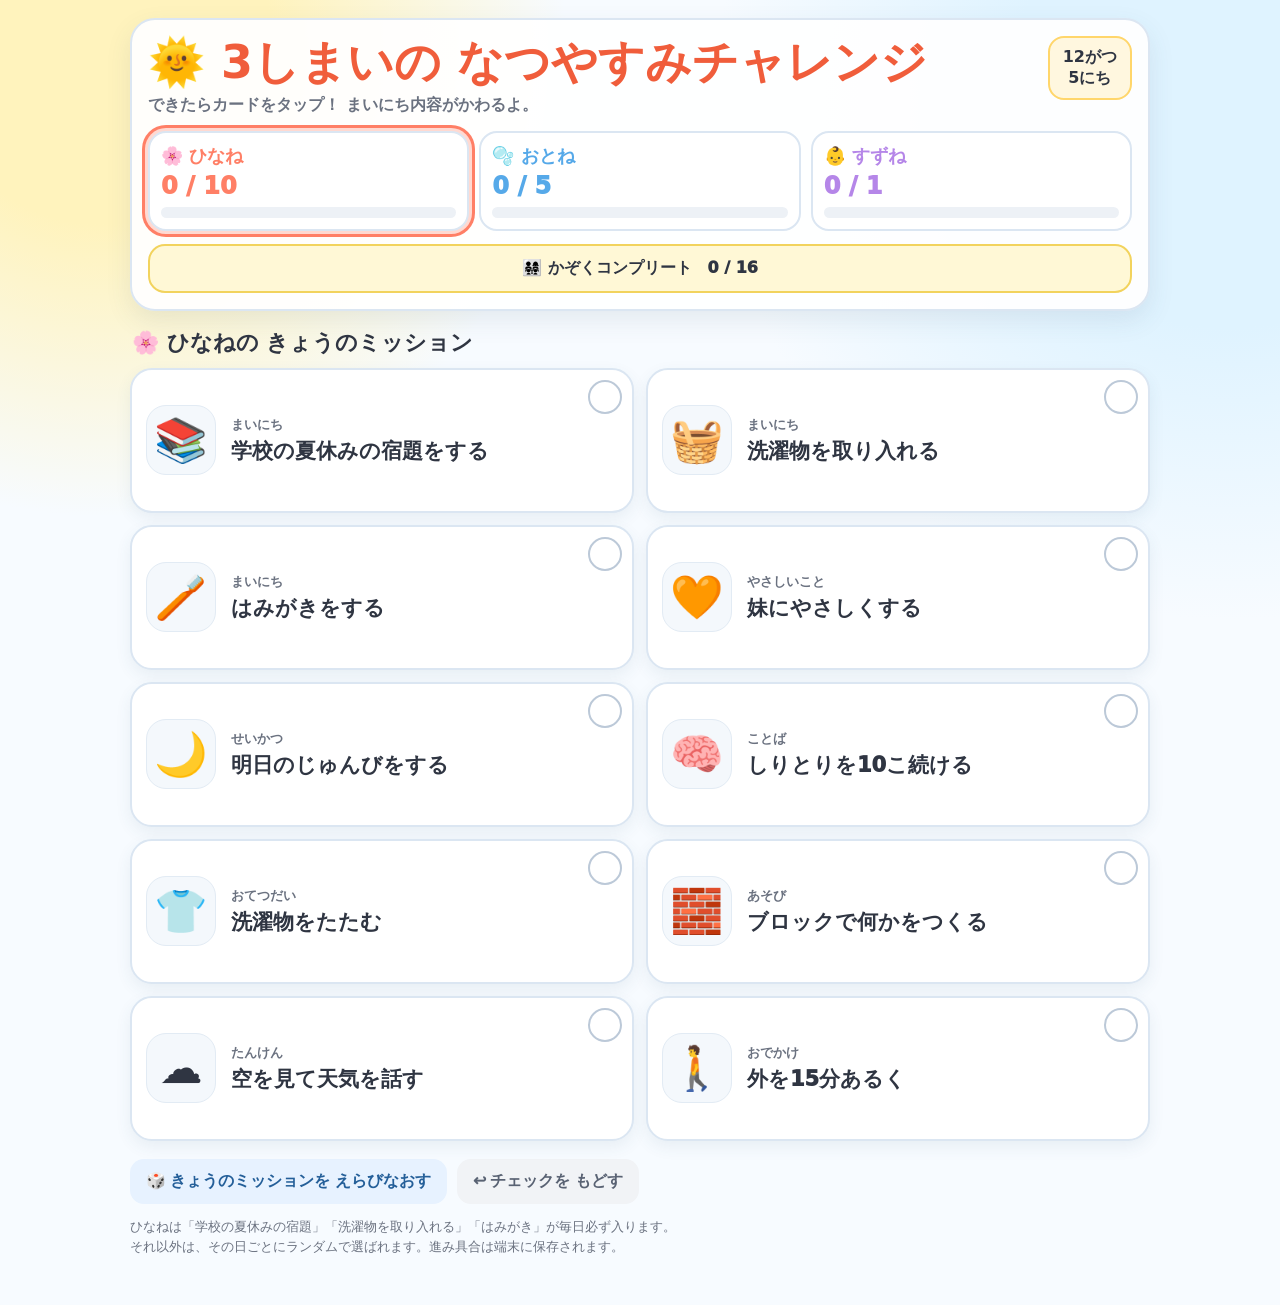
<file: 3しまい_なつやすみチャレンジ_完成試作.html>
<!DOCTYPE html>
<html lang="ja">
<head>
<meta charset="UTF-8">
<meta name="viewport" content="width=device-width, initial-scale=1, viewport-fit=cover">
<meta name="apple-mobile-web-app-capable" content="yes">
<title>3しまいの なつやすみチャレンジ</title>
<style>
:root{
  --bg:#f7fbff; --card:#fff; --ink:#2f3542; --muted:#6b7280;
  --line:#dbe6f2; --green:#69c779; --yellow:#ffd86b;
  --hina:#ff7f66; --oto:#56a9e9; --suzu:#b586e8;
}
*{box-sizing:border-box}
body{
  margin:0; font-family:"Hiragino Sans","Yu Gothic",system-ui,sans-serif;
  color:var(--ink);
  background:
    radial-gradient(circle at 8% 4%,#fff3bd 0 10%,transparent 27%),
    radial-gradient(circle at 96% 8%,#dff3ff 0 13%,transparent 30%),
    var(--bg);
  -webkit-tap-highlight-color:transparent;
}
.app{max-width:1050px;margin:auto;padding:18px 15px 48px}
header{
  background:rgba(255,255,255,.94);border:2px solid var(--line);
  border-radius:25px;padding:16px;box-shadow:0 10px 26px rgba(56,84,112,.1)
}
.top{display:flex;justify-content:space-between;align-items:flex-start;gap:12px}
h1{margin:0;color:#f05d3b;font-size:clamp(27px,5vw,46px);line-height:1.15}
.sub{margin-top:6px;color:var(--muted);font-weight:700}
.date{
  flex:0 0 auto;background:#fff7df;border:2px solid #ffd66b;
  border-radius:16px;padding:9px 13px;font-weight:900;text-align:center
}
.allProgress{
  display:grid;grid-template-columns:repeat(3,1fr);gap:10px;margin-top:15px
}
.pcard{
  background:white;border:2px solid var(--line);border-radius:18px;
  padding:11px;cursor:pointer
}
.pcard.active{box-shadow:0 0 0 3px rgba(255,255,255,.7),0 0 0 6px currentColor}
.pcard.hina{color:var(--hina)} .pcard.oto{color:var(--oto)} .pcard.suzu{color:var(--suzu)}
.pname{font-size:18px;font-weight:950}
.pnum{font-size:24px;font-weight:950;margin-top:4px}
.track{height:11px;background:#edf1f6;border-radius:999px;overflow:hidden;margin-top:7px}
.fill{height:100%;background:currentColor;width:0;transition:.25s}
.family{
  margin-top:13px;padding:12px 14px;border-radius:17px;
  background:#fff8d6;border:2px solid #f2d35d;font-weight:950;text-align:center
}
.sectionTitle{
  margin:17px 2px 10px;font-size:22px;font-weight:950
}
.grid{display:grid;grid-template-columns:repeat(2,minmax(0,1fr));gap:12px}
.card{
  position:relative;background:var(--card);border:2px solid var(--line);
  border-radius:22px;padding:14px;min-height:145px;
  display:grid;grid-template-columns:72px 1fr;gap:13px;align-items:center;
  box-shadow:0 6px 16px rgba(56,84,112,.08);cursor:pointer;
  transition:transform .12s,background .2s,border-color .2s
}
.card:active{transform:scale(.985)}
.card.done{background:#effbf1;border-color:#70ca82}
.icon{
  width:70px;height:70px;border-radius:20px;background:#f4f8fc;
  border:1px solid #e2ebf4;display:grid;place-items:center;font-size:43px
}
.kind{font-size:13px;color:var(--muted);font-weight:800}
.text{font-size:21px;line-height:1.35;font-weight:950;margin-top:3px}
.check{
  position:absolute;right:10px;top:10px;width:34px;height:34px;border-radius:50%;
  border:2px solid #bcc9d8;background:#fff;display:grid;place-items:center;
  font-size:20px;font-weight:950
}
.card.done .check{background:var(--green);border-color:var(--green);color:white}
.goal{
  display:none;margin-top:18px;padding:18px;text-align:center;border-radius:22px;
  background:linear-gradient(135deg,#fff2b4,#ffe0e0);border:2px solid #ffbd67;
  font-size:25px;font-weight:950;animation:pop .3s ease
}
.goal.show{display:block}
@keyframes pop{from{opacity:0;transform:scale(.92)}to{opacity:1;transform:scale(1)}}
.actions{display:flex;gap:10px;flex-wrap:wrap;margin-top:18px}
button{
  border:0;border-radius:14px;padding:12px 16px;font-size:16px;font-weight:900;
  background:#e7f2ff;color:#245f99;cursor:pointer
}
button.secondary{background:#f1f3f6;color:#596273}
.note{margin-top:13px;color:var(--muted);font-size:13px;line-height:1.55}
@media(max-width:700px){
  .allProgress{grid-template-columns:1fr}
  .grid{grid-template-columns:1fr}
  .card{min-height:126px;grid-template-columns:62px 1fr}
  .icon{width:60px;height:60px;font-size:38px}
  .text{font-size:19px}
}
</style>
</head>
<body>
<div class="app">
<header>
  <div class="top">
    <div>
      <h1>🌞 3しまいの なつやすみチャレンジ</h1>
      <div class="sub">できたらカードをタップ！ まいにち内容がかわるよ。</div>
    </div>
    <div class="date" id="dateBox"></div>
  </div>

  <div class="allProgress">
    <div class="pcard hina" data-child="hinane">
      <div class="pname">🌸 ひなね</div>
      <div class="pnum" id="hinaneNum">0 / 10</div>
      <div class="track"><div class="fill" id="hinaneFill"></div></div>
    </div>
    <div class="pcard oto" data-child="otone">
      <div class="pname">🫧 おとね</div>
      <div class="pnum" id="otoneNum">0 / 5</div>
      <div class="track"><div class="fill" id="otoneFill"></div></div>
    </div>
    <div class="pcard suzu" data-child="suzune">
      <div class="pname">👶 すずね</div>
      <div class="pnum" id="suzuneNum">0 / 1</div>
      <div class="track"><div class="fill" id="suzuneFill"></div></div>
    </div>
  </div>

  <div class="family" id="familyBox">👨‍👩‍👧‍👧 かぞくコンプリート　0 / 16</div>
</header>

<div class="sectionTitle" id="sectionTitle"></div>
<div class="grid" id="grid"></div>
<div class="goal" id="goal"></div>

<div class="actions">
  <button id="reroll">🎲 きょうのミッションを えらびなおす</button>
  <button class="secondary" id="reset">↩ チェックを もどす</button>
</div>
<div class="note">
  ひなねは「学校の夏休みの宿題」「洗濯物を取り入れる」「はみがき」が毎日必ず入ります。<br>
  それ以外は、その日ごとにランダムで選ばれます。進み具合は端末に保存されます。
</div>
</div>

<script>
const today=new Date();
const dateKey=`${today.getFullYear()}-${today.getMonth()+1}-${today.getDate()}`;
document.getElementById("dateBox").innerHTML=`${today.getMonth()+1}がつ<br>${today.getDate()}にち`;

const data={
 hinane:{
   label:"🌸 ひなね", goal:10,
   fixed:[
     ["📚","学校の夏休みの宿題をする","まいにち"],
     ["🧺","洗濯物を取り入れる","まいにち"],
     ["🪥","はみがきをする","まいにち"]
   ],
   random:[
     ["📖","本を10分読む","べんきょう"],["✏️","ひらがなを5もじ書く","べんきょう"],
     ["🔢","たしざんを5もんとく","べんきょう"],["🧹","へやを5分そうじする","おてつだい"],
     ["👕","洗濯物をたたむ","おてつだい"],["🍚","ごはんをならべる","おてつだい"],
     ["🥒","料理のおてつだいをする","おてつだい"],["🧸","おもちゃをかたづける","おてつだい"],
     ["🌱","花や草に水をあげる","おてつだい"],["🎨","絵を1まいかく","つくる"],
     ["🧩","パズルをする","あそび"],["🧱","ブロックで何かをつくる","あそび"],
     ["⚽","ボールで10分あそぶ","からだ"],["🤸","ストレッチをする","からだ"],
     ["🕺","すきな歌でおどる","からだ"],["🚶","外を15分あるく","おでかけ"],
     ["🌿","葉っぱを3しゅるい見つける","たんけん"],["🐜","虫を1ぴき見つける","たんけん"],
     ["☁️","空を見て天気を話す","たんけん"],["💌","だれかにありがとうを言う","やさしいこと"],
     ["🧡","妹にやさしくする","やさしいこと"],["🎤","歌を1きょく歌う","あそび"],
     ["🧠","しりとりを10こ続ける","ことば"],["📷","すきなものの写真をとる","あそび"],
     ["🌙","明日のじゅんびをする","せいかつ"]
   ]
 },
 otone:{
   label:"🫧 おとね", goal:5,
   fixed:[
     ["🪥","はみがきをする","まいにち"],
     ["🧸","おもちゃをかたづける","まいにち"]
   ],
   random:[
     ["📖","えほんを1さつ見る","ことば"],["🎨","すきないろで絵をかく","つくる"],
     ["🖍️","ぬりえをする","つくる"],["🧱","ブロックをつむ","あそび"],
     ["🎵","すきな歌をうたう","あそび"],["💃","歌にあわせておどる","からだ"],
     ["🐰","うさぎジャンプを5かいする","からだ"],["👏","手を10かいたたく","からだ"],
     ["🌼","お花を1つ見つける","たんけん"],["🐜","虫を1ぴき見つける","たんけん"],
     ["🔴","あかいものを3こさがす","たんけん"],["⭕","まるいものを3こさがす","たんけん"],
     ["🍙","おにぎりをにぎる","りょうり"],["🥄","スプーンをならべる","おてつだい"],
     ["🌱","みずやりをする","おてつだい"],["💛","おねえちゃんにありがとうを言う","やさしいこと"],
     ["🤗","かぞくにぎゅっとする","やさしいこと"],["👋","げんきにあいさつする","やさしいこと"],
     ["⚽","ボールをころがす","からだ"],["🐶","どうぶつのまねをする","あそび"]
   ]
 },
 suzune:{
   label:"👶 すずね", goal:1,
   fixed:[],
   random:[
     ["😊","にこっと笑った！","すずねミッション"],
     ["🦶","足をパタパタした！","すずねミッション"],
     ["🧸","おもちゃで遊んだ！","すずねミッション"],
     ["👀","おねえちゃんを見た！","すずねミッション"],
     ["🎵","歌を聞いた！","すずねミッション"],
     ["🙌","手をのばした！","すずねミッション"],
     ["😴","ぐっすりねた！","すずねミッション"],
     ["🤗","だっこしてもらった！","すずねミッション"],
     ["🗣️","声を出した！","すずねミッション"],
     ["🍼","ミルクを飲んだ！","すずねミッション"]
   ]
 }
};

let current=localStorage.getItem("familyCurrentChild")||"hinane";
const $=id=>document.getElementById(id);
const taskKey=c=>`familyTasks_${c}_${dateKey}`;
const doneKey=c=>`familyDone_${c}_${dateKey}`;

function shuffled(arr){
 const a=[...arr];
 for(let i=a.length-1;i>0;i--){const j=Math.floor(Math.random()*(i+1));[a[i],a[j]]=[a[j],a[i]]}
 return a;
}
function createTasks(c){
 const d=data[c];
 const need=d.goal-d.fixed.length;
 const chosen=shuffled(d.random).slice(0,need);
 return [...d.fixed,...chosen].map((x,i)=>({id:i,emoji:x[0],text:x[1],kind:x[2]}));
}
function getTasks(c){
 const s=localStorage.getItem(taskKey(c));
 if(s)return JSON.parse(s);
 const t=createTasks(c);
 localStorage.setItem(taskKey(c),JSON.stringify(t));
 return t;
}
function getDone(c){return new Set(JSON.parse(localStorage.getItem(doneKey(c))||"[]"))}
function saveDone(c,set){localStorage.setItem(doneKey(c),JSON.stringify([...set]))}

function updateProgress(){
 let total=0;
 for(const c of ["hinane","otone","suzune"]){
   const n=getDone(c).size, goal=data[c].goal;
   total+=Math.min(n,goal);
   $(c+"Num").textContent=`${Math.min(n,goal)} / ${goal}`;
   $(c+"Fill").style.width=`${Math.min(n/goal*100,100)}%`;
 }
 $("familyBox").textContent=`👨‍👩‍👧‍👧 かぞくコンプリート　${total} / 16`;
 if(total===16)$("familyBox").textContent="🎆 かぞくコンプリート！ みんなクリア！";
}
function render(){
 document.querySelectorAll(".pcard").forEach(x=>x.classList.toggle("active",x.dataset.child===current));
 $("sectionTitle").textContent=`${data[current].label}の きょうのミッション`;
 const tasks=getTasks(current),done=getDone(current),grid=$("grid");
 grid.innerHTML="";
 tasks.forEach(task=>{
   const card=document.createElement("div");
   card.className="card"+(done.has(task.id)?" done":"");
   card.innerHTML=`
     <div class="icon">${task.emoji}</div>
     <div><div class="kind">${task.kind}</div><div class="text">${task.text}</div></div>
     <div class="check">${done.has(task.id)?"✓":""}</div>`;
   card.onclick=()=>{
     if(done.has(task.id))done.delete(task.id);else done.add(task.id);
     saveDone(current,done);render();
   };
   grid.appendChild(card);
 });
 const clear=done.size>=data[current].goal;
 $("goal").className="goal"+(clear?" show":"");
 $("goal").textContent=current==="suzune"?"👶 すずねミッションクリア！":
   `${data[current].label} きょうのミッションクリア！`;
 updateProgress();
}
document.querySelectorAll(".pcard").forEach(x=>{
 x.onclick=()=>{current=x.dataset.child;localStorage.setItem("familyCurrentChild",current);render()}
});
$("reroll").onclick=()=>{
 if(confirm("きょうのミッションを えらびなおす？")){
   localStorage.setItem(taskKey(current),JSON.stringify(createTasks(current)));
   localStorage.removeItem(doneKey(current));
   render();
 }
};
$("reset").onclick=()=>{
 if(confirm("この子のチェックを ぜんぶもどす？")){
   localStorage.removeItem(doneKey(current));render();
 }
};
render();
</script>
</body>
</html>
</file>
